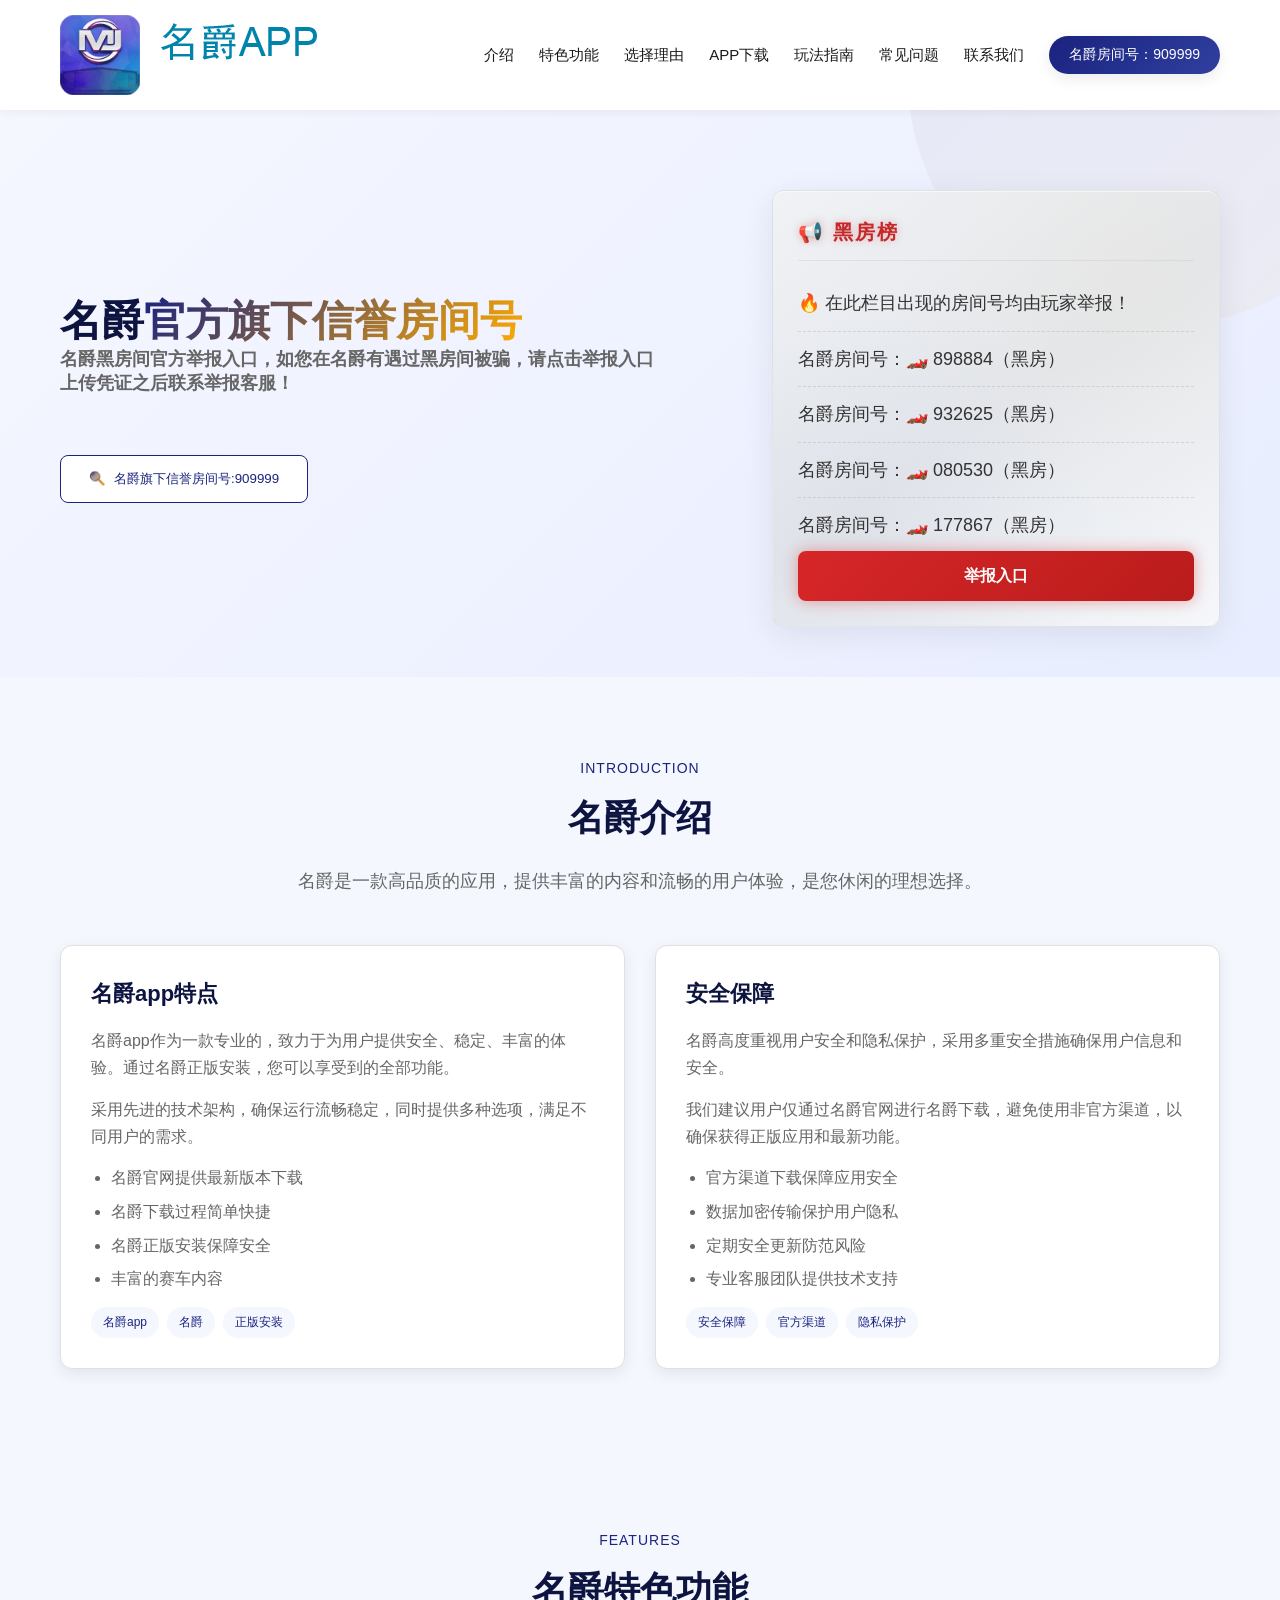
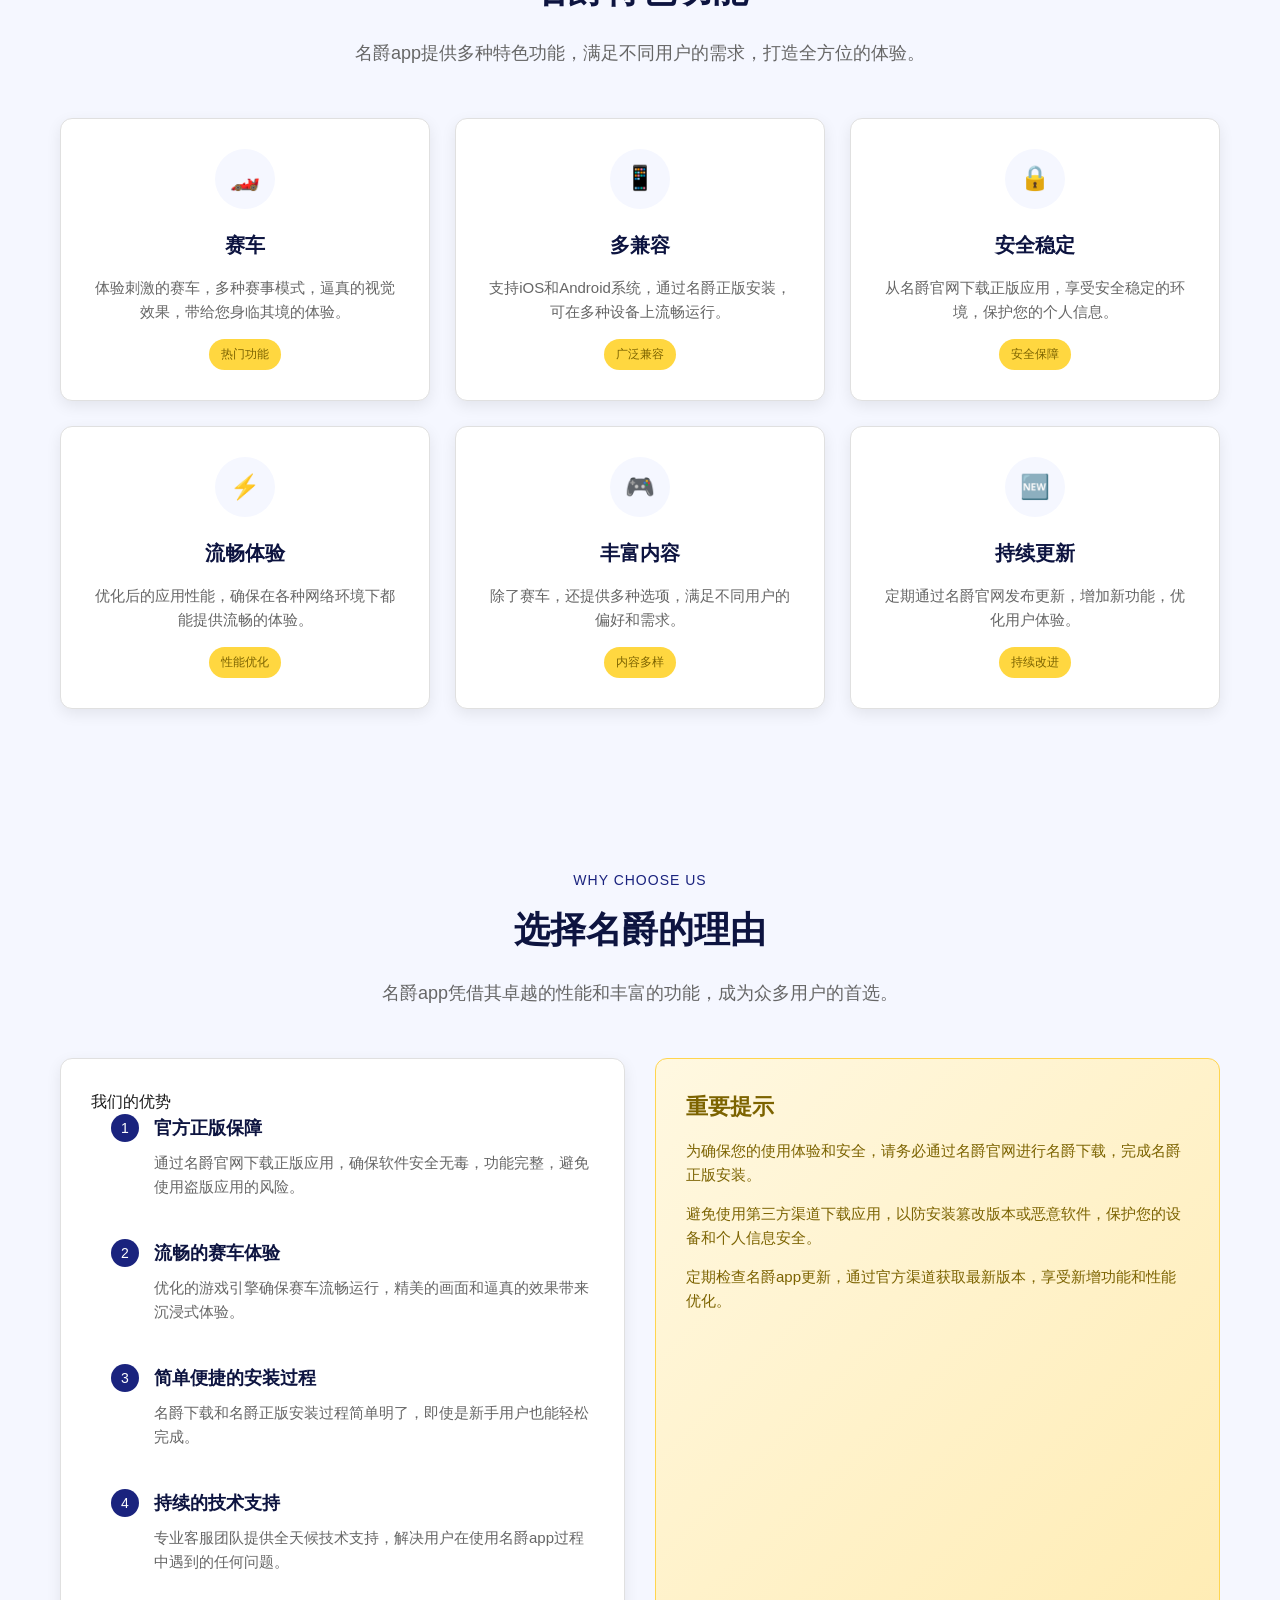
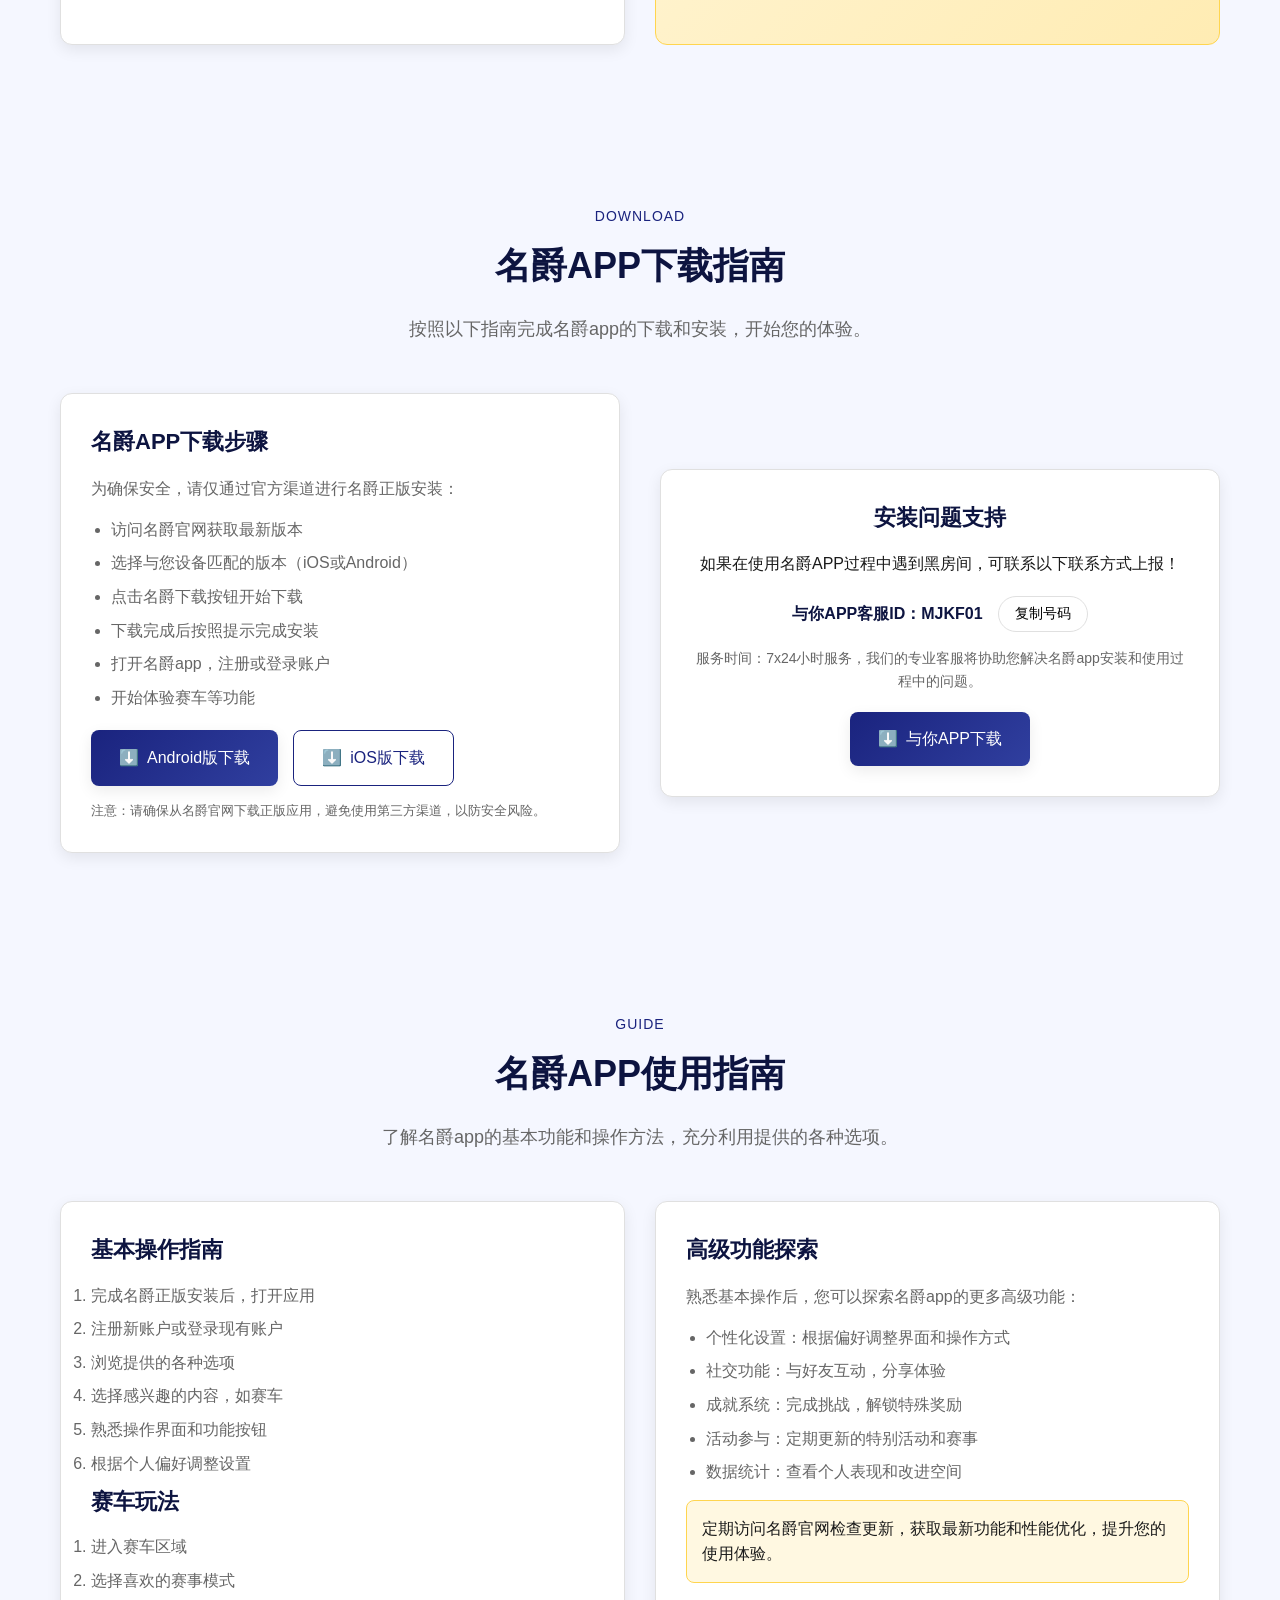
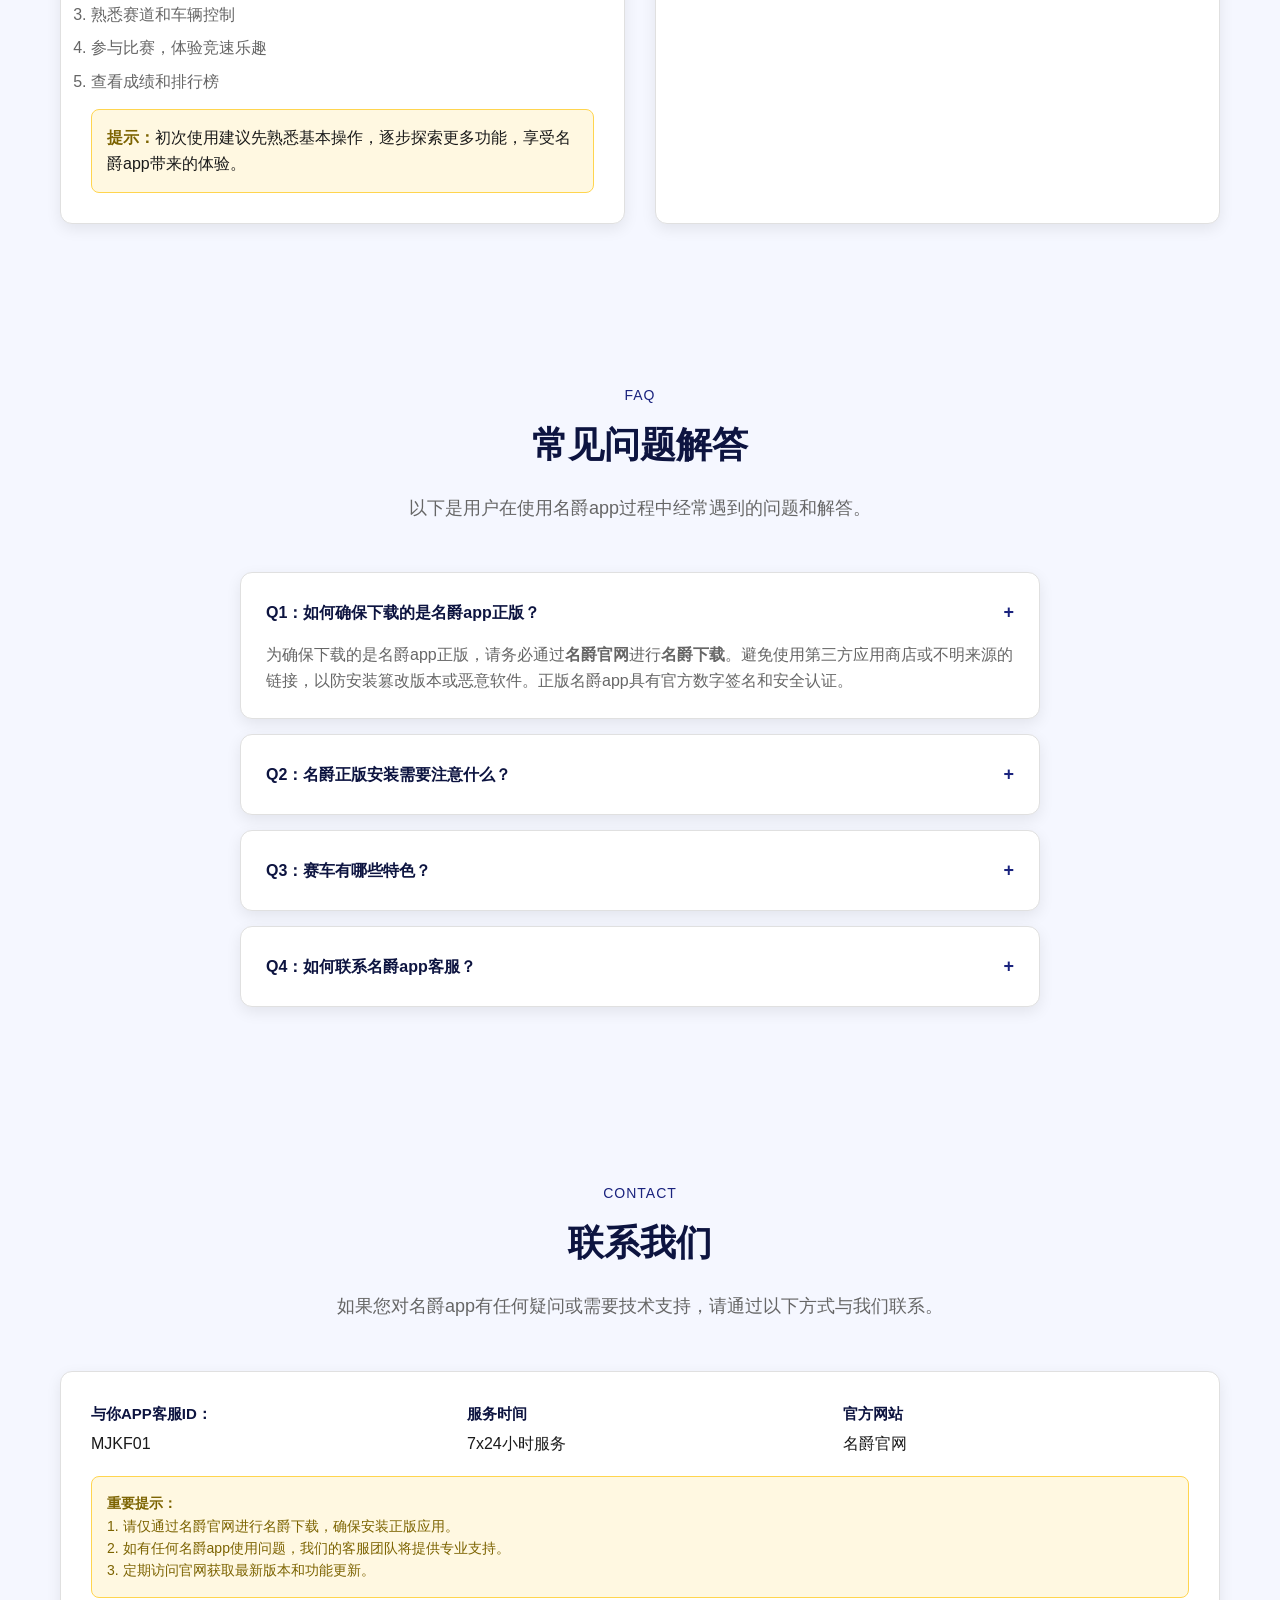
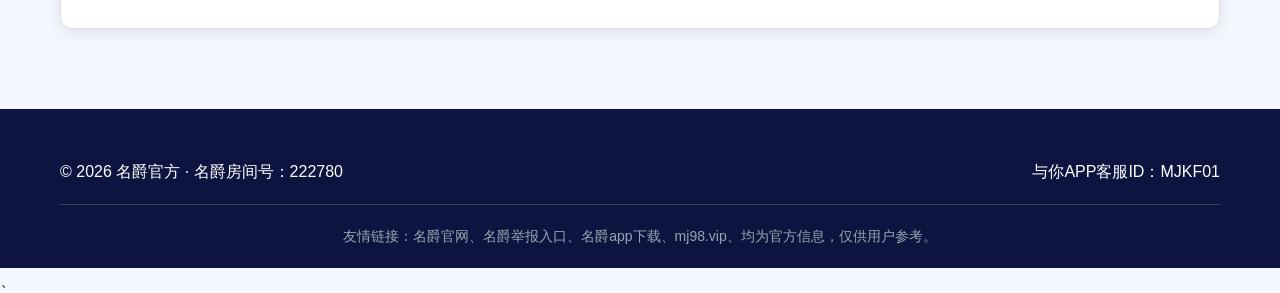
<file: index.html>
<!DOCTYPE html>
<html lang="zh-CN">
<head>
<meta charset="UTF-8">
<title>名爵官方黑房举报</title>
<meta name="viewport" content="width=device-width, initial-scale=1.0">
<meta name="description" content="友情链接：https://www.mj98.app/ 名爵官网 名爵房间号 体验高品质的赛车。访问名爵官网获取最新版本，享受安全稳定的游戏体验。  ">
<meta name="keywords" content="友情链接：https://www.mj98.app/ 名爵官网 名爵房间号 体验高品质的赛车。访问名爵官网获取最新版本，享受安全稳定的游戏体验。">
<meta name="robots" content="index, follow">
<meta name="author" content="名爵官方">
<style>
:root {
  --primary: #1a237e;
  --primary-light: #303f9f;
  --primary-dark: #0d1440;
  --accent: #ffab00;
  --accent-light: #ffd740;
  --bg-light: #f5f7ff;
  --bg-card: #ffffff;
  --text-main: #1a1a1a;
  --text-muted: #666;
  --border: #e0e0e0;
  --radius: 12px;
  --shadow: 0 5px 15px rgba(0, 0, 0, 0.08);
  --transition: all 0.3s ease;
}
* { margin: 0; padding: 0; box-sizing: border-box; }
body {
  font-family: 'PingFang SC', 'Microsoft YaHei', sans-serif;
  line-height: 1.6;
  color: var(--text-main);
  background-color: var(--bg-light);
}
a { text-decoration: none; color: inherit; }
.container { max-width: 1200px; margin: 0 auto; padding: 0 20px; }

/* 头部导航 */
header {
  background-color: rgba(255, 255, 255, 0.95);
  backdrop-filter: blur(10px);
  position: sticky;
  top: 0;
  z-index: 100;
  box-shadow: 0 2px 10px rgba(0, 0, 0, 0.05);
}
.nav-container {
  display: flex;
  justify-content: space-between;
  align-items: center;
  position: relative;
  padding: 15px 0;
}
.logo { display: flex; align-items: center; gap: 12px; }
.logo-icon {
  width: 40px; height: 40px; border-radius: 10px;
  background: linear-gradient(135deg, var(--primary), var(--accent));
  display: flex; align-items: center; justify-content: center;
  color: white; font-weight: bold; font-size: 20px;
}
.logo-text h1 { font-size: 20px; color: var(--primary-dark); }
.logo-text p { font-size: 12px; color: var(--text-muted); }
.nav-links { display: flex; gap: 25px; }
.nav-links a {
  font-size: 15px; font-weight: 500; color: var(--text-main);
  transition: var(--transition); position: relative;
}
.nav-links a:hover { color: var(--primary); }
.nav-links a::after {
  content: ''; position: absolute; bottom: -5px; left: 0;
  width: 0; height: 2px; background: var(--primary); transition: var(--transition);
}
.nav-links a:hover::after { width: 100%; }
.nav-cta {
  background: linear-gradient(135deg, var(--primary), var(--primary-light));
  color: white; border: none; padding: 10px 20px;
  border-radius: 20px; font-size: 14px; font-weight: 500;
  cursor: pointer; transition: var(--transition); box-shadow: var(--shadow);
}
.nav-cta:hover {
  transform: translateY(-2px);
  box-shadow: 0 12px 20px rgba(26, 35, 126, 0.3);
}
.mobile-toggle {
  display: none; background: none; border: none;
  font-size: 20px; cursor: pointer; color: var(--text-main);
}
.nav-panel { display: flex; align-items: center; gap: 25px; }

/* 英雄区块 */
.hero {
  padding: 80px 0 50px;
  background: linear-gradient(135deg, #f5f7ff 0%, #e8edff 100%);
  position: relative; overflow: hidden;
}
.hero::before {
  content: ''; position: absolute; top: -50%; right: -10%;
  width: 500px; height: 500px; border-radius: 50%;
  background: linear-gradient(135deg, rgba(26, 35, 126, 0.05) 0%, rgba(255, 171, 0, 0.05) 100%);
  z-index: 0;
}
.hero-container {
  display: grid; grid-template-columns: 1.5fr 1fr;
  gap: 40px; align-items: center; position: relative; z-index: 1;
}
.hero-content h1 {
  font-size: 42px; line-height: 1.3; margin-bottom: 20px; color: var(--primary-dark);
}
.hero-content h1 span {
  background: linear-gradient(135deg, var(--primary), var(--accent));
  -webkit-background-clip: text; background-clip: text; color: transparent;
}
.hero-content p {
  font-size: 18px; color: var(--text-muted); margin-bottom: 30px; max-width: 600px;
}
.hero-keywords { display: flex; flex-wrap: wrap; gap: 10px; margin-bottom: 30px; }
.keyword-tag {
  background: white; border: 1px solid var(--border);
  padding: 8px 16px; border-radius: 20px; font-size: 14px;
  color: var(--text-main); transition: var(--transition);
}
.keyword-tag:hover {
  border-color: var(--primary); color: var(--primary); box-shadow: var(--shadow);
}
.hero-actions { display: flex; gap: 15px; }
.btn-primary {
  background: linear-gradient(135deg, var(--primary), var(--primary-light));
  color: white; border: none; padding: 14px 28px; border-radius: 8px;
  font-weight: 500; cursor: pointer; transition: var(--transition);
  box-shadow: var(--shadow); display: flex; align-items: center; gap: 8px;
}
.btn-primary:hover {
  transform: translateY(-2px);
  box-shadow: 0 12px 20px rgba(26, 35, 126, 0.3);
}
.btn-secondary {
  background: white; color: var(--primary); border: 1px solid var(--primary);
  padding: 14px 28px; border-radius: 8px; font-weight: 500;
  cursor: pointer; transition: var(--transition);
  display: flex; align-items: center; gap: 8px;
}
.btn-secondary:hover { background: var(--primary); color: white; }

/* 公告栏 */
.notice-card {
  background: linear-gradient(145deg, #f0f2f5 0%, #e4e7ec 50%, #f5f7fa 100%);
  border-radius: var(--radius); padding: 25px;
  box-shadow: 0 8px 32px rgba(0, 0, 0, 0.08), inset 0 1px 0 rgba(255,255,255,0.6);
  border: 1px solid rgba(200, 200, 200, 0.3);
  overflow: hidden;
  position: relative;
}
.notice-card::before {
  content: '';
  position: absolute; top: 0; left: 0; right: 0; bottom: 0;
  background: radial-gradient(circle at 20% 80%, rgba(26, 35, 126, 0.03) 0%, transparent 50%),
              radial-gradient(circle at 80% 20%, rgba(255, 171, 0, 0.03) 0%, transparent 50%);
  pointer-events: none;
}
.notice-header {
  display: flex; align-items: center; gap: 8px;
  margin-bottom: 15px; padding-bottom: 12px;
  border-bottom: 1px solid rgba(200, 200, 200, 0.4);
  position: relative; z-index: 1;
}
.notice-title {
  font-size: 20px; font-weight: 700;
  color: #c62828;
  text-shadow: 0 0 8px rgba(198, 40, 40, 0.3);
  letter-spacing: 2px;
}
.notice-body {
  height: 260px; overflow: hidden; position: relative;
}
.notice-scroll {
  animation: scrollUp 15s linear infinite;
  position: relative; z-index: 1;
}
.notice-scroll:hover {
  animation-play-state: paused;
}
.notice-scroll p {
  padding: 12px 0; font-size: 18px; color: #333;
  line-height: 1.7; border-bottom: 1px dashed rgba(150, 150, 150, 0.3);
  font-weight: 500;
}
.notice-scroll p:last-child { border-bottom: none; }
.report-btn {
  display: block;
  width: 100%;
  margin-top: 15px;
  padding: 12px 20px;
  background: linear-gradient(135deg, #dc2626, #b91c1c);
  color: #fff;
  text-align: center;
  border-radius: 8px;
  font-size: 16px;
  font-weight: 600;
  transition: var(--transition);
  box-shadow: 0 0 15px rgba(220, 38, 38, 0.4);
}
.report-btn:hover {
  transform: translateY(-2px);
  box-shadow: 0 0 25px rgba(220, 38, 38, 0.6);
  background: linear-gradient(135deg, #ef4444, #dc2626);
}
@keyframes scrollUp {
  0% { transform: translateY(0); }
  100% { transform: translateY(-50%); }
}

/* 通用区块样式 */
section { padding: 80px 0; }
.section-header { text-align: center; margin-bottom: 50px; }
.section-eyebrow {
  font-size: 14px; color: var(--primary);
  text-transform: uppercase; letter-spacing: 1px; margin-bottom: 10px;
}
h2.section-title { font-size: 36px; color: var(--primary-dark); margin-bottom: 20px; }
.section-subtitle {
  font-size: 18px; color: var(--text-muted); max-width: 700px; margin: 0 auto;
}

/* 内容区块 */
.content-grid { display: grid; grid-template-columns: 1fr 1fr; gap: 30px; }
.card {
  background: white; border-radius: var(--radius); padding: 30px;
  box-shadow: var(--shadow); border: 1px solid var(--border); transition: var(--transition);
}
.card:hover { transform: translateY(-5px); box-shadow: 0 15px 30px rgba(0, 0, 0, 0.1); }
.card h3 { font-size: 22px; color: var(--primary-dark); margin-bottom: 15px; }
.card p { color: var(--text-muted); margin-bottom: 15px; line-height: 1.7; }
.card ul { margin-left: 20px; margin-bottom: 15px; }
.card li { margin-bottom: 8px; color: var(--text-muted); }
.tag-row { display: flex; flex-wrap: wrap; gap: 8px; margin-top: 15px; }
.tag {
  background: var(--bg-light); color: var(--primary);
  padding: 6px 12px; border-radius: 20px; font-size: 12px;
}

/* 特色服务 */
.feature-grid { display: grid; grid-template-columns: repeat(3, 1fr); gap: 25px; }
.feature-item {
  background: white; border-radius: var(--radius); padding: 30px;
  box-shadow: var(--shadow); border: 1px solid var(--border);
  transition: var(--transition); text-align: center;
}
.feature-item:hover {
  transform: translateY(-5px); box-shadow: 0 15px 30px rgba(0, 0, 0, 0.1);
}
.feature-icon {
  width: 60px; height: 60px; border-radius: 50%;
  background: var(--bg-light); display: flex; align-items: center; justify-content: center;
  font-size: 24px; color: var(--primary); margin: 0 auto 20px;
}
.feature-item h3 { font-size: 20px; color: var(--primary-dark); margin-bottom: 15px; }
.feature-item p { color: var(--text-muted); font-size: 15px; margin-bottom: 15px; line-height: 1.6; }
.feature-tag {
  background: var(--accent-light); color: #7c6300;
  padding: 6px 12px; border-radius: 20px; font-size: 12px; display: inline-block;
}

/* 为什么选择我们 */
.why-grid { display: grid; grid-template-columns: 1fr 1fr; gap: 30px; }
.why-list { list-style: none; }
.why-list li { display: flex; gap: 15px; margin-bottom: 25px; }
.why-bullet {
  width: 28px; height: 28px; border-radius: 50%;
  background: var(--primary); color: white;
  display: flex; align-items: center; justify-content: center;
  font-size: 14px; flex-shrink: 0;
}
.why-content h4 { font-size: 18px; color: var(--primary-dark); margin-bottom: 8px; }
.why-content p { color: var(--text-muted); font-size: 15px; line-height: 1.6; }
.highlight-card {
  background: linear-gradient(135deg, #fff8e1, #ffecb3);
  border-radius: var(--radius); padding: 30px; border: 1px solid #ffd54f;
}
.highlight-card h3 { font-size: 22px; color: #7c6300; margin-bottom: 15px; }
.highlight-card p { color: #7c6300; font-size: 15px; line-height: 1.6; margin-bottom: 15px; }

/* APP下载指南 */
.download-layout { display: grid; grid-template-columns: 1fr 1fr; gap: 40px; align-items: center; }
.download-card h3 { font-size: 22px; color: var(--primary-dark); margin-bottom: 15px; }
.download-card p { color: var(--text-muted); margin-bottom: 15px; line-height: 1.7; }
.download-card ul { margin-left: 20px; margin-bottom: 20px; }
.download-card li { color: var(--text-muted); margin-bottom: 8px; }
.download-buttons { display: flex; gap: 15px; margin-bottom: 15px; }
.download-note { font-size: 13px; color: var(--text-muted); }
.qr-box {
  background: white; border-radius: var(--radius); padding: 25px;
  text-align: center; box-shadow: var(--shadow); border: 1px solid var(--border);
}
.qr-placeholder {
  width: 180px; height: 180px; margin: 0 auto 15px; border-radius: 10px;
  background: #f3f4f6; display: flex; align-items: center; justify-content: center;
  font-size: 14px; color: var(--text-muted); border: 1px dashed var(--border);
}

/* 客服支持卡片 */
.service-support-card {
  background: white; border-radius: var(--radius); padding: 30px;
  box-shadow: var(--shadow); text-align: center; margin-top: 20px;
  border: 1px solid var(--border);
}
.service-support-card h3 { font-size: 22px; color: var(--primary-dark); margin-bottom: 15px; }
.service-support-main { margin-bottom: 20px; line-height: 1.6; }
.service-support-row { display: flex; justify-content: center; align-items: center; gap: 15px; margin-bottom: 15px; }
.service-support-id { font-weight: 600; color: var(--primary-dark); }
.btn-chip {
  background: white; border: 1px solid var(--border);
  padding: 8px 16px; border-radius: 20px; font-size: 14px;
  cursor: pointer; transition: var(--transition);
}
.btn-chip:hover { border-color: var(--primary); color: var(--primary); }
.service-support-tip {
  font-size: 14px; color: var(--text-muted); margin-bottom: 20px; line-height: 1.6;
}

/* 玩法规则 */
.rules-layout { display: grid; grid-template-columns: 1fr 1fr; gap: 30px; }
.rules-tip {
  background: #fff8e1; border: 1px solid #ffd54f;
  border-radius: 8px; padding: 15px; margin-top: 15px;
}
.rules-tip strong { color: #7c6300; }

/* FAQ */
.faq-wrapper { max-width: 800px; margin: 0 auto; }
details.faq-item {
  background: white; border-radius: var(--radius); padding: 25px;
  margin-bottom: 15px; box-shadow: var(--shadow); border: 1px solid var(--border);
}
summary {
  font-weight: 600; color: var(--primary-dark); cursor: pointer;
  display: flex; justify-content: space-between; align-items: center;
}
summary::-webkit-details-marker { display: none; }
.faq-icon { font-size: 18px; color: var(--primary); }
.faq-body { margin-top: 15px; color: var(--text-muted); line-height: 1.6; }

/* 联系方式 */
.contact-card {
  background: white; border-radius: var(--radius); padding: 30px;
  box-shadow: var(--shadow); border: 1px solid var(--border);
}
.contact-row { display: flex; gap: 30px; margin-bottom: 20px; }
.contact-item { flex: 1; }
.contact-label { font-size: 15px; color: var(--primary-dark); font-weight: 600; margin-bottom: 5px; }
.contact-note {
  background: #fff8e1; border: 1px solid #ffd54f;
  border-radius: 8px; padding: 15px; color: #7c6300;
  font-size: 14px; line-height: 1.6;
}

/* 页脚 */
footer {
  background: var(--primary-dark); color: white;
  padding: 50px 0 20px;
}
.footer-row { display: flex; justify-content: space-between; align-items: center; margin-bottom: 20px; }
.footer-links { display: flex; gap: 20px; }
.footer-links a { color: #d1d5db; transition: var(--transition); }
.footer-links a:hover { color: white; }
.footer-bottom {
  text-align: center; padding-top: 20px;
  border-top: 1px solid #374151; color: #9ca3af; font-size: 14px;
}

/* 回到顶部按钮 */
.back-to-top {
  position: fixed; bottom: 30px; right: 30px;
  width: 50px; height: 50px; border-radius: 50%;
  background: var(--primary); color: white;
  display: flex; align-items: center; justify-content: center;
  cursor: pointer; opacity: 0; visibility: hidden;
  transition: var(--transition); box-shadow: var(--shadow); z-index: 99;
}
.back-to-top.show { opacity: 1; visibility: visible; }

/* 响应式设计 */
@media (max-width: 1024px) {
  .feature-grid { grid-template-columns: repeat(2, 1fr); }
}
@media (max-width: 768px) {
  .nav-links, .nav-cta { display: none; }
  .mobile-toggle { display: block; }
  .nav-panel { display: none; }
  .nav-panel.open {
    display: block; position: absolute; top: 100%; left: 0; right: 0;
    background: #ffffff; padding: 20px;
    box-shadow: 0 10px 20px rgba(0, 0, 0, 0.1);
    border: 1px solid var(--border);
    border-radius: 0 0 var(--radius) var(--radius);
  }
  .nav-panel.open .nav-links { display: flex; flex-direction: column; gap: 15px; }
  .nav-panel.open .nav-cta { display: block; width: 100%; margin-top: 12px; }
  .hero-container { grid-template-columns: 1fr; }
  .content-grid, .why-grid, .download-layout, .rules-layout { grid-template-columns: 1fr; }
  .feature-grid { grid-template-columns: 1fr; }
  .contact-row { flex-direction: column; gap: 15px; }
  .hero-content h1 { font-size: 32px; }
  h2.section-title { font-size: 28px; }
  .info-grid { grid-template-columns: 1fr; }
  .download-buttons { flex-direction: column; }
  .hero-actions { flex-direction: column; }
  .hero-actions .btn-primary, .hero-actions .btn-secondary { width: 100%; justify-content: center; }
  .service-support-row { flex-direction: column; }
  .footer-row { flex-direction: column; gap: 15px; text-align: center; }
  .footer-links { justify-content: center; }
  section { padding: 60px 0; }
}
</style>
</head>
<body>

<!-- 头部导航 -->
<header>
  <div class="container">
    <div class="nav-container">
      <div class="logo">
        
<img src="./1/img/logo.png" alt="logo">
      </div>
      <div id="navPanel" class="nav-panel">
        <div class="nav-links">
          <a href="#intro">介绍</a>
          <a href="#services">特色功能</a>
          <a href="#why-us">选择理由</a>
          <a href="#download">APP下载</a>
          <a href="#rules">玩法指南</a>
          <a href="#faq">常见问题</a>
          <a href="#contact">联系我们</a>
        </div>
       <a href="./1/index.html" target="_blank"> <button class="nav-cta">名爵房间号：909999</button></a>
      </div>
      <button class="mobile-toggle" aria-expanded="false" aria-controls="navPanel">☰</button>
    </div>
  </div>
</header>

<!-- 英雄区块 + 信息速览 -->
<section class="hero" id="top">
  <div class="container">
    <div class="hero-container">
      <div class="hero-content">
        <h1>名爵<span>官方旗下信誉房间号</span>
        <p>名爵黑房间官方举报入口，如您在名爵有遇过黑房间被骗，请点击举报入口上传凭证之后联系举报客服！ </p>
        <div class="hero-keywords">


        </div>
<div class="hero-actions">

<a href="./1/index.html" target="_blank">
    <button class="btn-secondary">
        <span>🔍</span> 名爵旗下信誉房间号:909999
    </button>
</a>
        </div>
      </div>
      <div class="notice-card">
        <div class="notice-header">
          <div class="notice-title">📢 黑房榜</div>
        </div>
        <div class="notice-body">
          <div class="notice-scroll" id="noticeScroll">
            <p>🔥 在此栏目出现的房间号均由玩家举报！</p>
            <p>名爵房间号：🏎️ 898884（黑房）</p>
            <p>名爵房间号：🏎️ 932625（黑房）</p>
<p>名爵房间号：🏎️ 080530（黑房）</p>
<p>名爵房间号：🏎️ 177867（黑房）</p>
<p>名爵房间号：🏎️ 100000（黑房）</p>
<p>名爵房间号：🏎️ 307718（黑房）</p>
<p>名爵房间号：🏎️ 810909（黑房）</p>
<p>名爵房间号：🏎️ 481999（黑房）</p>
<p>名爵房间号：🏎️ 860729（黑房）</p>
<p>名爵房间号：🏎️ 128146（黑房）</p>
<p>名爵房间号：🏎️ 050996（黑房）</p>
            <p>⭐ 守护自己的钱包，请勿到黑房中娱乐。</p>
          </div>
        </div>
        <a href="https://vdh6qunb.jsjform.com/f/J7UG7e/" target="_blank" class="report-btn">举报入口</a>
      </div>
    </div>
  </div>
</section>

<!-- 内容区：介绍 -->
<section id="intro">
  <div class="container">
    <div class="section-header">
      <div class="section-eyebrow">INTRODUCTION</div>
      <h2 class="section-title">名爵介绍</h2>
      <p class="section-subtitle">名爵是一款高品质的应用，提供丰富的内容和流畅的用户体验，是您休闲的理想选择。</p>
    </div>
    <div class="content-grid">
      <article class="card">
        <h3>名爵app特点</h3>
        <p>名爵app作为一款专业的，致力于为用户提供安全、稳定、丰富的体验。通过名爵正版安装，您可以享受到的全部功能。</p>
        <p>采用先进的技术架构，确保运行流畅稳定，同时提供多种选项，满足不同用户的需求。</p>
        <ul>
          <li>名爵官网提供最新版本下载</li>
          <li>名爵下载过程简单快捷</li>
          <li>名爵正版安装保障安全</li>
          <li>丰富的赛车内容</li>
        </ul>
        <div class="tag-row">
          <span class="tag">名爵app</span>
          <span class="tag">名爵</span>
          <span class="tag">正版安装</span>
        </div>
      </article>
      <article class="card">
        <h3>安全保障</h3>
        <p>名爵高度重视用户安全和隐私保护，采用多重安全措施确保用户信息和安全。</p>
        <p>我们建议用户仅通过名爵官网进行名爵下载，避免使用非官方渠道，以确保获得正版应用和最新功能。</p>
        <ul>
          <li>官方渠道下载保障应用安全</li>
          <li>数据加密传输保护用户隐私</li>
          <li>定期安全更新防范风险</li>
          <li>专业客服团队提供技术支持</li>
        </ul>
        <div class="tag-row">
          <span class="tag">安全保障</span>
          <span class="tag">官方渠道</span>
          <span class="tag">隐私保护</span>
        </div>
      </article>
    </div>
  </div>
</section>

<!-- 特色服务区块 -->
<section id="services">
  <div class="container">
    <div class="section-header">
      <div class="section-eyebrow">FEATURES</div>
      <h2 class="section-title">名爵特色功能</h2>
      <p class="section-subtitle">名爵app提供多种特色功能，满足不同用户的需求，打造全方位的体验。</p>
    </div>
    <div class="feature-grid">
      <div class="feature-item">
        <div class="feature-icon">🏎️</div>
        <h3>赛车</h3>
        <p>体验刺激的赛车，多种赛事模式，逼真的视觉效果，带给您身临其境的体验。</p>
        <span class="feature-tag">热门功能</span>
      </div>
      <div class="feature-item">
        <div class="feature-icon">📱</div>
        <h3>多兼容</h3>
        <p>支持iOS和Android系统，通过名爵正版安装，可在多种设备上流畅运行。</p>
        <span class="feature-tag">广泛兼容</span>
      </div>
      <div class="feature-item">
        <div class="feature-icon">🔒</div>
        <h3>安全稳定</h3>
        <p>从名爵官网下载正版应用，享受安全稳定的环境，保护您的个人信息。</p>
        <span class="feature-tag">安全保障</span>
      </div>
      <div class="feature-item">
        <div class="feature-icon">⚡</div>
        <h3>流畅体验</h3>
        <p>优化后的应用性能，确保在各种网络环境下都能提供流畅的体验。</p>
        <span class="feature-tag">性能优化</span>
      </div>
      <div class="feature-item">
        <div class="feature-icon">🎮</div>
        <h3>丰富内容</h3>
        <p>除了赛车，还提供多种选项，满足不同用户的偏好和需求。</p>
        <span class="feature-tag">内容多样</span>
      </div>
      <div class="feature-item">
        <div class="feature-icon">🆕</div>
        <h3>持续更新</h3>
        <p>定期通过名爵官网发布更新，增加新功能，优化用户体验。</p>
        <span class="feature-tag">持续改进</span>
      </div>
    </div>
  </div>
</section>

<!-- 为什么选择我们 -->
<section id="why-us">
  <div class="container">
    <div class="section-header">
      <div class="section-eyebrow">WHY CHOOSE US</div>
      <h2 class="section-title">选择名爵的理由</h2>
      <p class="section-subtitle">名爵app凭借其卓越的性能和丰富的功能，成为众多用户的首选。</p>
    </div>
    <div class="why-grid">
      <div class="card">
        <div class="why-card-title">我们的优势</div>
        <ul class="why-list">
          <li>
            <div class="why-bullet">1</div>
            <div class="why-content">
              <h4>官方正版保障</h4>
              <p>通过名爵官网下载正版应用，确保软件安全无毒，功能完整，避免使用盗版应用的风险。</p>
            </div>
          </li>
          <li>
            <div class="why-bullet">2</div>
            <div class="why-content">
              <h4>流畅的赛车体验</h4>
              <p>优化的游戏引擎确保赛车流畅运行，精美的画面和逼真的效果带来沉浸式体验。</p>
            </div>
          </li>
          <li>
            <div class="why-bullet">3</div>
            <div class="why-content">
              <h4>简单便捷的安装过程</h4>
              <p>名爵下载和名爵正版安装过程简单明了，即使是新手用户也能轻松完成。</p>
            </div>
          </li>
          <li>
            <div class="why-bullet">4</div>
            <div class="why-content">
              <h4>持续的技术支持</h4>
              <p>专业客服团队提供全天候技术支持，解决用户在使用名爵app过程中遇到的任何问题。</p>
            </div>
          </li>
        </ul>
      </div>
      <div class="highlight-card">
        <h3>重要提示</h3>
        <p>为确保您的使用体验和安全，请务必通过名爵官网进行名爵下载，完成名爵正版安装。</p>
        <p>避免使用第三方渠道下载应用，以防安装篡改版本或恶意软件，保护您的设备和个人信息安全。</p>
        <p>定期检查名爵app更新，通过官方渠道获取最新版本，享受新增功能和性能优化。</p>
      </div>
    </div>
  </div>
</section>

<!-- APP 下载指南 -->
<section id="download">
  <div class="container">
    <div class="section-header">
      <div class="section-eyebrow">DOWNLOAD</div>
      <h2 class="section-title">名爵APP下载指南</h2>
      <p class="section-subtitle">按照以下指南完成名爵app的下载和安装，开始您的体验。</p>
    </div>
    <div class="download-layout">
      <div class="card download-card">
        <h3>名爵APP下载步骤</h3>
        <p>为确保安全，请仅通过官方渠道进行名爵正版安装：</p>
        <ul>
          <li>访问名爵官网获取最新版本</li>
          <li>选择与您设备匹配的版本（iOS或Android）</li>
          <li>点击名爵下载按钮开始下载</li>
          <li>下载完成后按照提示完成安装</li>
          <li>打开名爵app，注册或登录账户</li>
          <li>开始体验赛车等功能</li>
        </ul>
        <div class="download-buttons">
          <a class="btn-primary" href="./1/index.html" target="_blank" rel="noopener noreferrer">
            <span>⬇️</span> Android版下载
          </a>
          <a class="btn-secondary" href="./1/index.html" target="_blank" rel="noopener noreferrer">
            <span>⬇️</span> iOS版下载
          </a>
        </div>
        <div class="download-note">注意：请确保从名爵官网下载正版应用，避免使用第三方渠道，以防安全风险。</div>
      </div>
      <div>
        <div class="service-support-card">
          <h3>安装问题支持</h3>
          <p class="service-support-main">如果在使用名爵APP过程中遇到黑房间，可联系以下联系方式上报！</p>
          <div class="service-support-row">
            <span class="service-support-id">与你APP客服ID：<span id="customerId">MJKF01</span></span>
            <button id="copyCustomerId" class="btn-chip">复制号码</button>
          </div>
          <p class="service-support-tip">服务时间：7x24小时服务，我们的专业客服将协助您解决名爵app安装和使用过程中的问题。</p>
          <div style="display:flex;justify-content:center;">
            <a class="btn-primary" href="https://www.yuni.com.cn/index.html" target="_blank" rel="noopener noreferrer"><span>⬇️</span> 与你APP下载</a>
          </div>
        </div>
      </div>
    </div>
  </div>
</section>

<!-- 玩法指南 -->
<section id="rules">
  <div class="container">
    <div class="section-header">
      <div class="section-eyebrow">GUIDE</div>
      <h2 class="section-title">名爵APP使用指南</h2>
      <p class="section-subtitle">了解名爵app的基本功能和操作方法，充分利用提供的各种选项。</p>
    </div>
    <div class="rules-layout">
      <article class="card">
        <h3>基本操作指南</h3>
        <ol>
          <li>完成名爵正版安装后，打开应用</li>
          <li>注册新账户或登录现有账户</li>
          <li>浏览提供的各种选项</li>
          <li>选择感兴趣的内容，如赛车</li>
          <li>熟悉操作界面和功能按钮</li>
          <li>根据个人偏好调整设置</li>
        </ol>
        <h3>赛车玩法</h3>
        <ol>
          <li>进入赛车区域</li>
          <li>选择喜欢的赛事模式</li>
          <li>熟悉赛道和车辆控制</li>
          <li>参与比赛，体验竞速乐趣</li>
          <li>查看成绩和排行榜</li>
        </ol>
        <div class="rules-tip">
          <strong>提示：</strong>初次使用建议先熟悉基本操作，逐步探索更多功能，享受名爵app带来的体验。
        </div>
      </article>
      <article class="card">
        <h3>高级功能探索</h3>
        <p>熟悉基本操作后，您可以探索名爵app的更多高级功能：</p>
        <ul>
          <li>个性化设置：根据偏好调整界面和操作方式</li>
          <li>社交功能：与好友互动，分享体验</li>
          <li>成就系统：完成挑战，解锁特殊奖励</li>
          <li>活动参与：定期更新的特别活动和赛事</li>
          <li>数据统计：查看个人表现和改进空间</li>
        </ul>
        <div class="rules-tip">
          定期访问名爵官网检查更新，获取最新功能和性能优化，提升您的使用体验。
        </div>
      </article>
    </div>
  </div>
</section>

<!-- FAQ -->
<section id="faq">
  <div class="container">
    <div class="section-header">
      <div class="section-eyebrow">FAQ</div>
      <h2 class="section-title">常见问题解答</h2>
      <p class="section-subtitle">以下是用户在使用名爵app过程中经常遇到的问题和解答。</p>
    </div>
    <div class="faq-wrapper">
      <details class="faq-item" open>
        <summary>
          <span>Q1：如何确保下载的是名爵app正版？</span>
          <span class="faq-icon">+</span>
        </summary>
        <div class="faq-body">
          为确保下载的是名爵app正版，请务必通过<strong>名爵官网</strong>进行<strong>名爵下载</strong>。避免使用第三方应用商店或不明来源的链接，以防安装篡改版本或恶意软件。正版名爵app具有官方数字签名和安全认证。
        </div>
      </details>
      <details class="faq-item">
        <summary>
          <span>Q2：名爵正版安装需要注意什么？</span>
          <span class="faq-icon">+</span>
        </summary>
        <div class="faq-body">
          进行<strong>名爵正版安装</strong>时，请注意：<br>
          1. 确保设备有足够的存储空间<br>
          2. 允许安装来自官方来源的应用（Android设备需开启"允许安装未知来源"）<br>
          3. 仔细阅读安装过程中的权限请求<br>
          4. 安装完成后，建议重启设备以确保应用正常运行
        </div>
      </details>
      <details class="faq-item">
        <summary>
          <span>Q3：赛车有哪些特色？</span>
          <span class="faq-icon">+</span>
        </summary>
        <div class="faq-body">
          <strong>赛车</strong>作为名爵app的特色功能，具有以下特点：<br>
          - 多种赛车模式和赛道选择<br>
          - 逼真的物理引擎和视觉效果<br>
          - 丰富的车辆定制选项<br>
          - 在线多人竞技功能<br>
          - 定期更新的赛事和活动
        </div>
      </details>
      <details class="faq-item">
        <summary>
          <span>Q4：如何联系名爵app客服？</span>
          <span class="faq-icon">+</span>
        </summary>
        <div class="faq-body">
          如果您在使用名爵app过程中遇到问题，可以通过以下方式联系客服：<br>
          1. 应用内帮助中心提交问题<br>
          2. 联系【与你APP】客服：MJKF01<br>
          3. 发送邮件至官方支持邮箱<br>
          4. 访问名爵官网的客服专区<br><br>
          客服团队将为您提供专业的技术支持和问题解答。
        </div>
      </details>
    </div>
  </div>
</section>

<!-- 联系方式 -->
<section id="contact">
  <div class="container">
    <div class="section-header">
      <div class="section-eyebrow">CONTACT</div>
      <h2 class="section-title">联系我们</h2>
      <p class="section-subtitle">如果您对名爵app有任何疑问或需要技术支持，请通过以下方式与我们联系。</p>
    </div>
    <div class="contact-card">
      <div class="contact-row">
        <div class="contact-item">
          <div class="contact-label">与你APP客服ID：</div>
          <div>MJKF01</div>
        </div>
        <div class="contact-item">
          <div class="contact-label">服务时间</div>
          <div>7x24小时服务</div>
        </div>
        <div class="contact-item">
          <div class="contact-label">官方网站</div>
          <div>名爵官网</div>
        </div>
      </div>
      <div class="contact-note">
        <strong>重要提示：</strong><br>
        1. 请仅通过名爵官网进行名爵下载，确保安装正版应用。<br>
        2. 如有任何名爵app使用问题，我们的客服团队将提供专业支持。<br>
        3. 定期访问官网获取最新版本和功能更新。
      </div>
    </div>
  </div>
</section>

<!-- 页脚 -->
<footer>
  <div class="container">
    <div class="footer-row">
      <div>© <span id="year"></span> 名爵官方 · 名爵房间号：222780</div>
      <div class="footer-links">
        与你APP客服ID：MJKF01
      </div>
    </div>
    <div class="footer-bottom">
      友情链接：<a href="https://www.mj98.app/" target="_blank">名爵官网</a>、<a href="https://vdh6qunb.jsjform.com/f/J7UG7e/" target="_blank">名爵举报入口</a>、<a href="https://www.mj98.app/" target="_blank">名爵app下载</a>、<a href="https://www.mj98.app/" target="_blank">mj98.vip</a>、均为官方信息，仅供用户参考。
    </div>
  </div>
</footer>

<!-- 回到顶部按钮 -->
<div id="backToTop" class="back-to-top">↑</div>

<script>
const mobileToggle = document.querySelector('.mobile-toggle');
const navPanel = document.getElementById('navPanel');
mobileToggle.addEventListener('click', function() {
  const isOpen = navPanel.classList.toggle('open');
  mobileToggle.setAttribute('aria-expanded', isOpen ? 'true' : 'false');
});
document.addEventListener('click', function(e) {
  if (window.innerWidth <= 768 && navPanel.classList.contains('open')) {
    if (!navPanel.contains(e.target) && !mobileToggle.contains(e.target)) {
      navPanel.classList.remove('open');
      mobileToggle.setAttribute('aria-expanded', 'false');
    }
  }
});
window.addEventListener('resize', function() {
  if (window.innerWidth > 768 && navPanel.classList.contains('open')) {
    navPanel.classList.remove('open');
    mobileToggle.setAttribute('aria-expanded', 'false');
  }
});

// 页脚年份
document.getElementById('year').textContent = new Date().getFullYear();

// 回到顶部按钮
const backToTop = document.getElementById('backToTop');
window.addEventListener('scroll', function() {
  if (window.pageYOffset > 300) { backToTop.classList.add('show'); }
  else { backToTop.classList.remove('show'); }
});
backToTop.addEventListener('click', function() {
  window.scrollTo({ top: 0, behavior: 'smooth' });
});

// 复制客服号码
document.getElementById('copyCustomerId').addEventListener('click', function() {
  const customerId = document.getElementById('customerId').textContent;
  const textArea = document.createElement('textarea');
  textArea.value = customerId;
  document.body.appendChild(textArea);
  textArea.select();
  document.execCommand('copy');
  document.body.removeChild(textArea);
  const originalText = this.textContent;
  this.textContent = '已复制';
  setTimeout(() => { this.textContent = originalText; }, 2000);
});

// 平滑滚动
document.querySelectorAll('a[href^="#"]').forEach(anchor => {
  anchor.addEventListener('click', function(e) {
    e.preventDefault();
    const targetId = this.getAttribute('href');
    if (targetId === '#') return;
    const targetElement = document.querySelector(targetId);
    if (targetElement) {
      window.scrollTo({ top: targetElement.offsetTop - 80, behavior: 'smooth' });
      if (window.innerWidth <= 768) {
        navPanel.classList.remove('open');
        mobileToggle.setAttribute('aria-expanded', 'false');
      }
    }
  });
});

// 按钮点击效果
document.querySelectorAll('.btn-primary, .btn-secondary').forEach(button => {
  button.addEventListener('click', function() {
    this.style.transform = 'scale(0.95)';
    setTimeout(() => { this.style.transform = ''; }, 150);
  });
});

// 复制房间号
function copyRoomNum() {
  const roomNum = '909999';
  const textArea = document.createElement('textarea');
  textArea.value = roomNum;
  document.body.appendChild(textArea);
  textArea.select();
  document.execCommand('copy');
  document.body.removeChild(textArea);
  const btn = document.getElementById('roomBtn');
  const originalHTML = btn.innerHTML;
  btn.innerHTML = '<span>✅</span> 已复制';
  setTimeout(() => { btn.innerHTML = originalHTML; }, 2000);
}
</script>

   

    <!-- 右下角客服链接 -->
、
</body>
</html>
</file>
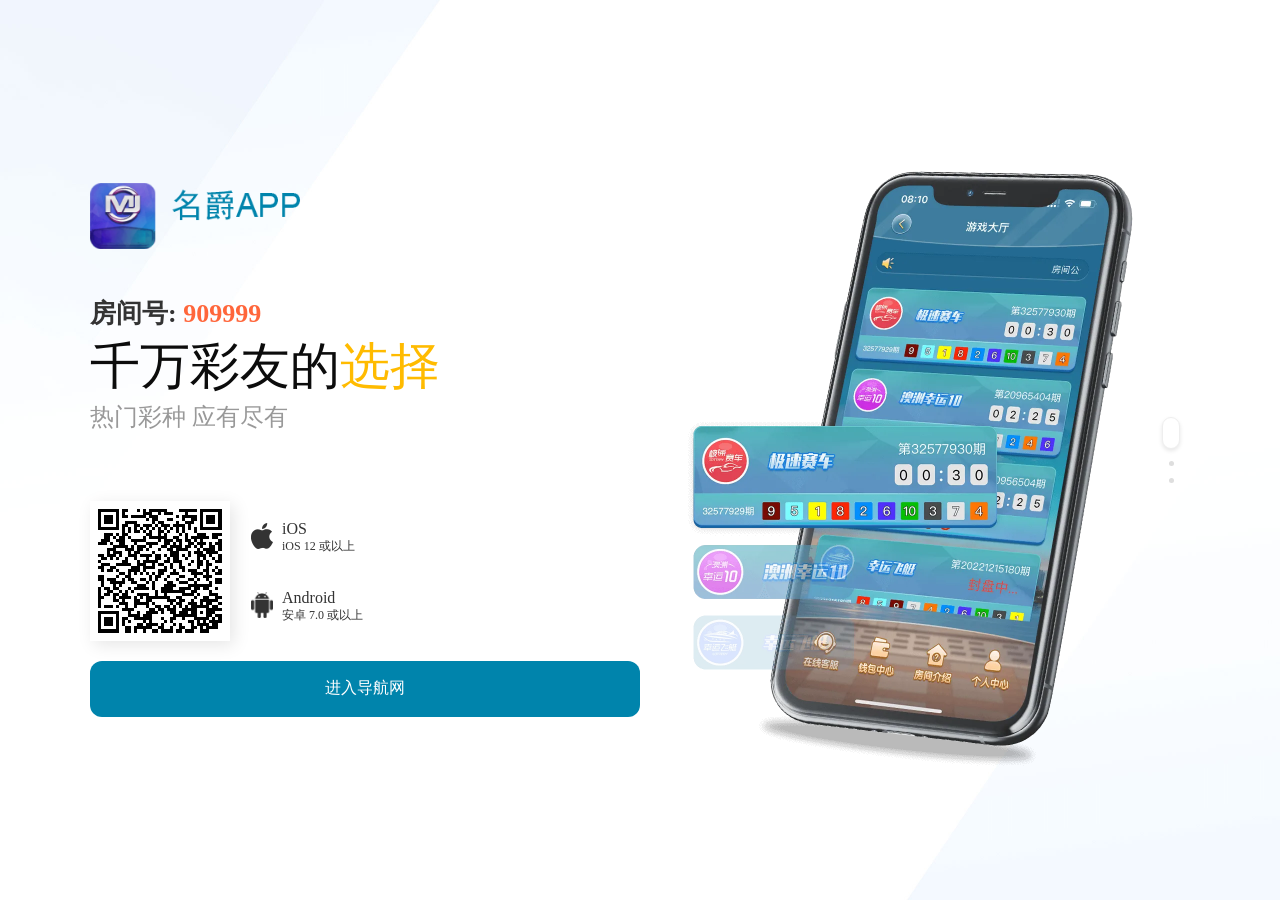
<file: 1/index.html>
<!DOCTYPE html>
<html lang="en">

<head>
    <meta charset="utf-8" />
    <title>名爵应用下载</title>
    <!-- css -->
    <link rel="stylesheet" href="./css/swiper-bundle.min.css" />
    <link rel="stylesheet" href="./css/pc.css?v=20231117164802" />
    <meta name="viewport" content="width=device-width, initial-scale=1, minimum-scale=1, maximum-scale=1" />
    <link type="image/x-icon" href="./img/icon.png?v=20231117164802" rel="icon" />
    <link rel="shortcut icon" sizes="192x192" href="./img/icon.png?v=20231117164802" />
    <link rel="apple-touch-icon" sizes="128x128" href="./img/icon.png?v=20231117164802" />
    <script src="./js/loading-component.js"></script>
    <style type="text/css">
        .loading-box {
            position: fixed;
            width: 100%;
            height: 100%;
            display: -webkit-box;
            display: -webkit-flex;
            display: -ms-flexbox;
            display: flex;
            background-color: #fff;
            -webkit-box-align: center;
            -webkit-align-items: center;
            -ms-flex-align: center;
            align-items: center;
            -webkit-box-pack: center;
            -webkit-justify-content: center;
            -ms-flex-pack: center;
            justify-content: center;
            z-index: 9999999;
        }

        .room-number {
            font-size: 26px;
            font-weight: bold;
            color: #333;
        }

        .hjh {
            color: #ff663b;
        }
    </style>
    <!-- js -->
    <script type="text/javascript">
        // 判断pc h5
        var isPhone = window.navigator.userAgent.match(/(phone|pad|pod|iPhone|iPod|ios|iPad|Android|Mobile|BlackBerry|IEMobile|MQQBrowser|JUC|Fennec|wOSBrowser|BrowserNG|WebOS|Symbian|Windows Phone)/i);
        if (window.location.href.indexOf('mobile') !== -1) {
            if (window.innerWidth > 750) {
                window.location.href = "./index.html"
            }
        } else {
            if (window.innerWidth < 750) {
                window.location.href = "./mobile.html"
            }
        }
    </script>
    <script type="text/javascript">
        window["document"]["write"]('<div class="loading-box" id="loading-box"><div id="loading" class="loading_index"></div></div>');
        document.addEventListener('DOMContentLoaded', () => {
            window.LoadingRef = new window.LoadingComponent({
                loading: true,
                size: 180,
                startDeg: 1.5,
                endDeg: 3.5,
                innerLineDash: false,
                counterclockwise: false,
            });
        });
    </script>
</head>

<body>
    <div class="bg">
        <div class="content">
            <div class="center">
                <div class="leftModel">
                    <img class="pclogo" src="img/logo.png" />
                    <div class="room-number">房间号: <span class="hjh">909999</span></div>
                    <span id="text1" class="text1">
							<span>千万彩友的</span><span class="blue">选择</span>
                    </span>
                    <span id="text2" class="text2">热门彩种 应有尽有</span>
                    <div class="codemodel">
                        <div class="qrcode">
                            <div id="img"></div>
                        </div>
                        <div class="downloadApp">
                            <div class="s" style="margin-bottom: 36px;">
                                <img class="icon" src="./img/IOS.png" />
                                <div class="ps">
                                    <p class="p1">iOS</p>
                                    <p class="p2">iOS 12 或以上</p>
                                </div>
                            </div>
                            <div class="s">
                                <img class="icon" src="./img/Android.png" />
                                <div class="ps">
                                    <p class="p1">Android</p>
                                    <p class="p2">安卓 7.0 或以上</p>
                                </div>
                            </div>
                        </div>
                    </div>
                    <a class="openBtn" target="_blank" href="../h5/index.html">进入导航网</a>
                </div>
                <!-- 轮播 -->
                <div class="rightModel">
                    <div class="swiper mySwiper">
                        <div class="swiper-wrapper">
                            <div class="swiper-slide">
                                <img src="img/pc1.webp" />
                            </div>
                            <div class="swiper-slide">
                                <img src="img/pc2.webp" />
                            </div>
                            <div class="swiper-slide">
                                <img src="img/pc3.webp" />
                            </div>
                        </div>
                        <div class="swiper-pagination"></div>
                    </div>
                </div>
            </div>
        </div>
    </div>
    <script src="./js/qrcode.js"></script>
    <script src="./js/jquery-1.11.3.min.js"></script>
    <script src="./js/swiper-bundle.min.js"></script>
    <!-- <script src="./js/fun.js"></script> -->
    <script>
        setTimeout(function() {
            document.querySelector('.content').style.visibility = 'visible';
            document.querySelector('.loading-box').style.display = 'none';
        }, 500)
        // 轮播初始化
        var swiper = new Swiper(".mySwiper", {
            direction: "vertical",
            autoplay: {
                disableOnInteraction: false,
                delay: 3000,
            },
            pagination: {
                el: ".swiper-pagination",
                clickable: true,
            },
            on: {
                slideChangeTransitionEnd: function() {
                    if (this.activeIndex === 0) {
                        document.getElementById("text1").innerHTML = `<span>千万彩友的</span><span class="blue">选择</span>`;
                        document.getElementById("text2").innerHTML = `热门彩种 应有尽有`;
                    } else if (this.activeIndex === 1) {
                        document.getElementById("text1").innerHTML = `<span>互动交流 </span><span class="blue">群组下注</span>`;
                        document.getElementById("text2").innerHTML = `内置键盘 操作简单`;
                    } else if (this.activeIndex === 2) {
                        document.getElementById("text1").innerHTML = `<span class="blue">预测</span><span>计划</span> <span>开奖</span><span class="blue">直播</span>`;
                        document.getElementById("text2").innerHTML = `功能强大 一应俱全`;
                    }
                },
            },
        });

        new QRCode(document.getElementById('img'), {
            text: window.location.href,
            width: 124,
            height: 124,
        });
    </script>

</body>

</html>
</file>
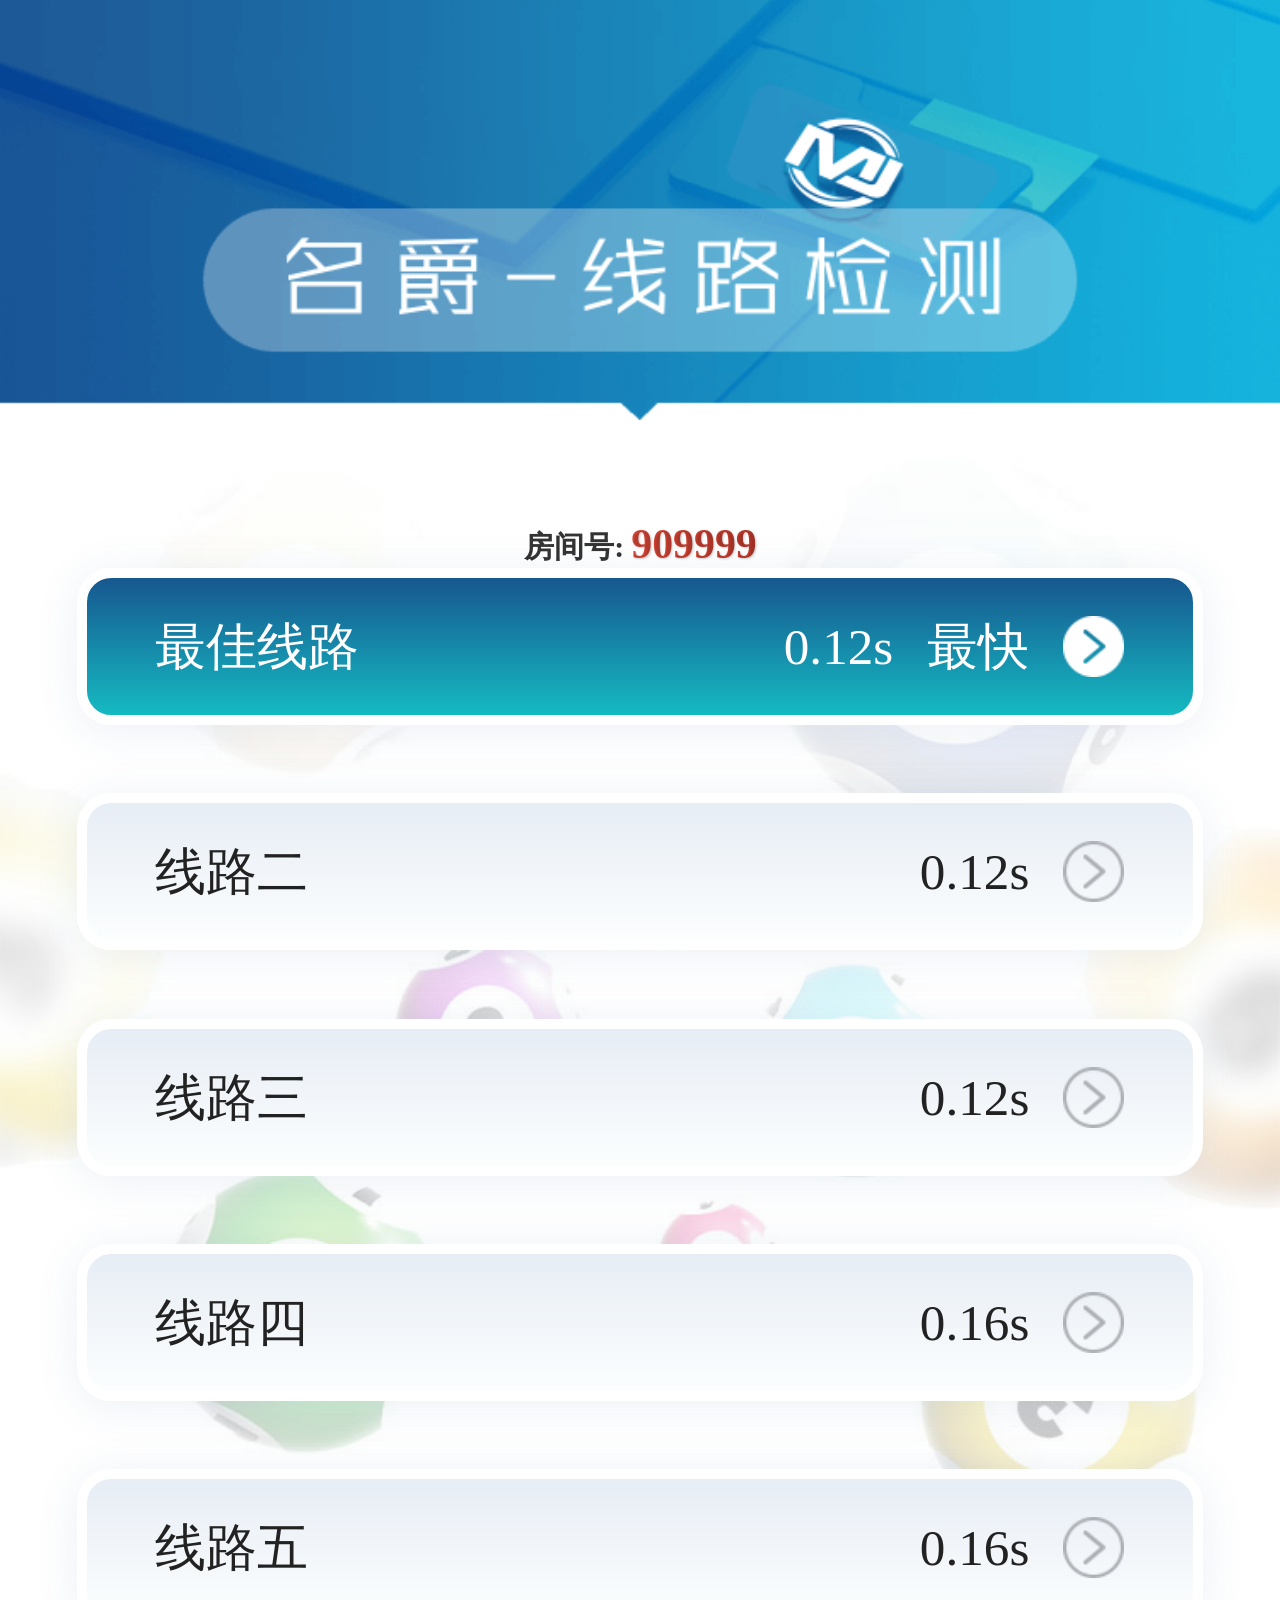
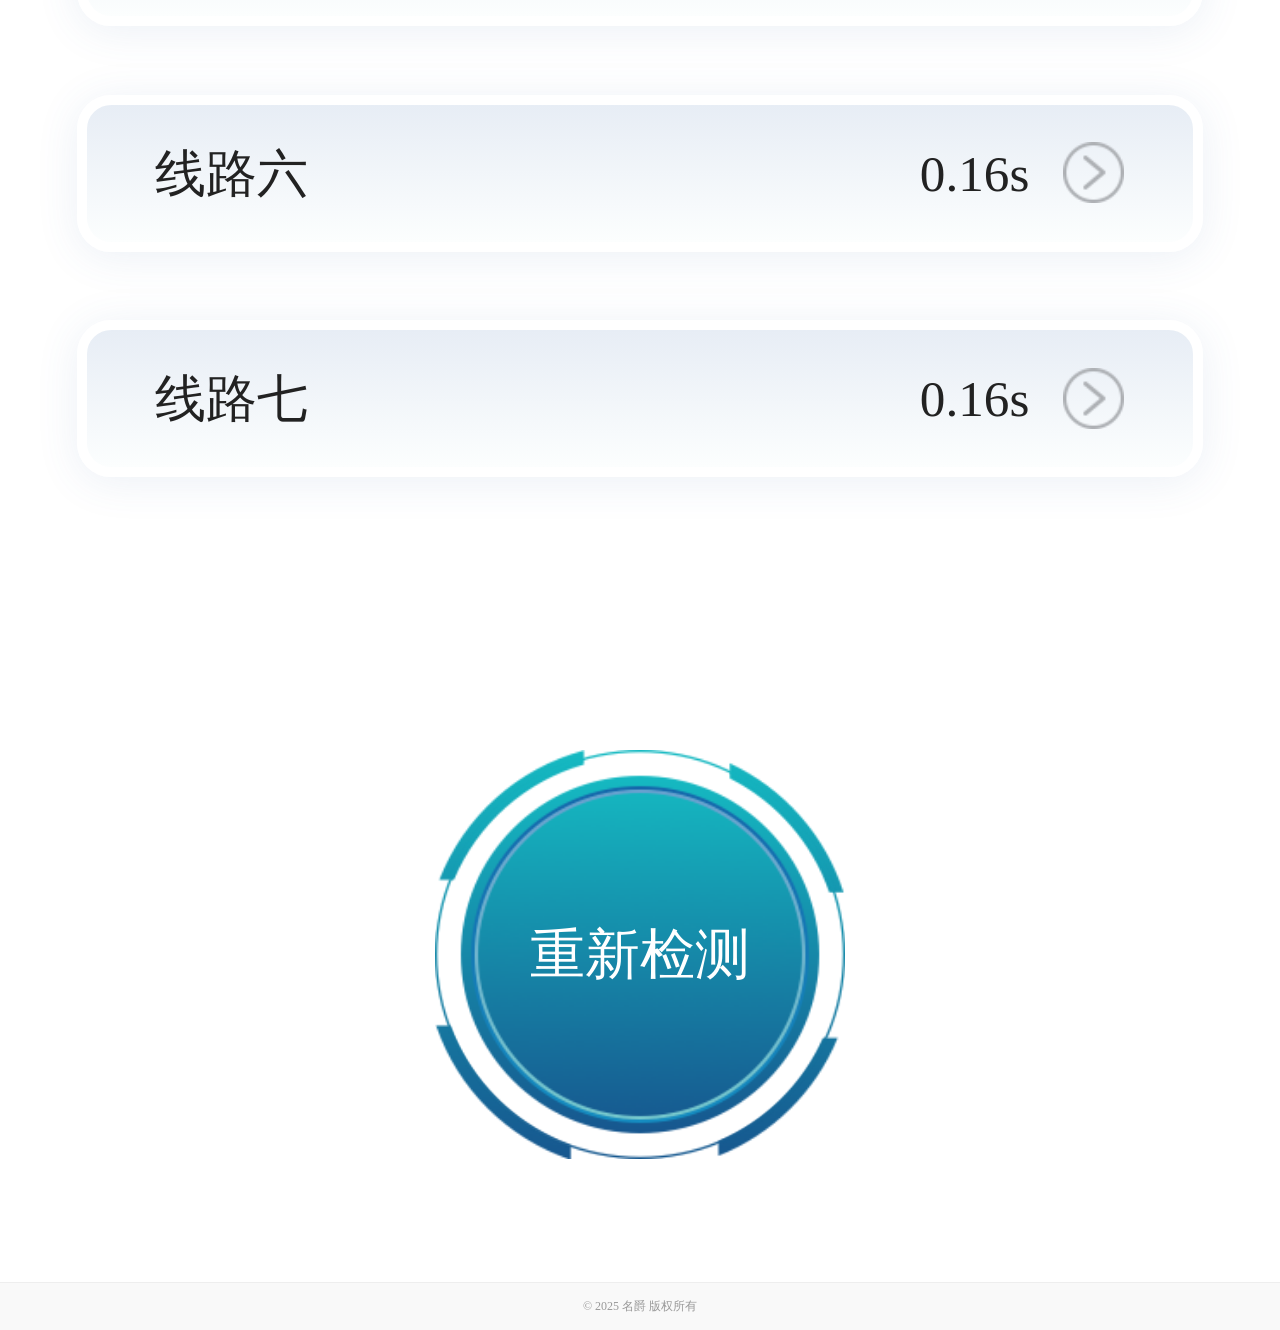
<file: h5/index.html>
<html lang="en">
  <head>
    <meta charset="UTF-8" />
    <title>名爵</title>
    <meta http-equiv="X-UA-Compatible" content="IE=edge" />
    <meta name="screen-orientation" content="portrait">
    <meta name="full-screen" content="yes">
    <meta name="HandheldFriendly" content="true" />
    <meta name="browsermode" content="application">
    <meta name="x5-fullscreen" content="true">
    <meta name="x5-orientation" content="portrait">
    <meta name="x5-page-mode" content="app">
    <meta name="MobileOptimized" content="320">
    <meta name="viewport"
      content="width=device-width, initial-scale=1.0, maximum-scale=1.0, minimum-scale=1.0, user-scalable=no, minimal-ui,viewport-fit=cover" />
    <meta name="apple-mobile-web-app-title" content="名爵" />
    <meta name="apple-touch-fullscreen" content="yes" />
    <meta name="apple-mobile-web-app-capable" content="yes" />
    <meta name="apple-mobile-web-app-status-bar-style" content="black" />
    <meta name="format-detection" content="telephone=no" />
    <meta content="email=no" name="format-detection">
    <link rel="stylesheet" href="./static/css/base.css?_=20220429105826" />
    <link rel="stylesheet" href="./static/css/style.css?_=20220429105826" />
    <style>
      .copyright {
        text-align: center;
        padding: 15px 0;
        font-size: 12px;
        color: #999;
        border-top: 1px solid #eee;
        margin-top: 20px;
        background-color: #f9f9f9;
      }
      
      /* 添加房间号样式 */
      .room-number {
        text-align: center;
        margin: 0px 0;
        font-size: 30px;
        font-weight: bold;
        color: #333;
      }
      .room-number .number {
        font-size: 38px;
        color: #e74c3c;
        font-weight: 900;
        text-shadow: 1px 1px 2px rgba(0,0,0,0.2);
        background: linear-gradient(45deg, #e74c3c, #c0392b);
        -webkit-background-clip: text;
        -webkit-text-fill-color: transparent;
        padding: 0 5px;
        border-radius: 5px;
        display: inline-block;
        transform: scale(1.1);
      }
    </style>
  </head>
  <body>
    <div class="loading-mask">
      <div class="loading-box">
        <div class="loadingio-spinner-ellipsis">
          <div class="ldio">
            <div></div>
            <div></div>
            <div></div>
            <div></div>
            <div></div>
          </div>
        </div>
        <span>正在加载中...</span>
      </div>
    </div>
    <div class="content">
      <img src="./static/images/banner.png?_=20220429105827" class="banner">
      
      <!-- 添加房间号 -->
      <div class="room-number">
        房间号: <span class="number">909999</span>
      </div>
      
            <div class="con1">
        <a class="item" target="_blank" href="https://iosweb.mjweb205.xyz">
          <div class="flexcon">
            <span class="text1">线路一</span>
          </div>
          <div class="flexcon">
            <span class="speed"></span>
            <span class="icon"></span>
          </div>
        </a>
        <a class="item" target="_blank" href="https://iosweb.mjweb206.xyz">
          <div class="flexcon">
            <span class="text1">线路二</span>
          </div>
          <div class="flexcon">
            <span class="speed"></span>
            <span class="icon"></span>
          </div>
        </a>
        <a class="item" target="_blank" href="https://ios-h5new.wokekj.com">
          <div class="flexcon">
            <span class="text1">线路三</span>
          </div>
          <div class="flexcon">
            <span class="speed"></span>
            <span class="icon"></span>
          </div>
        </a>
        <a class="item" target="_blank" href="https://iosweb.mjweb207.xyz">
          <div class="flexcon">
            <span class="text1">线路四</span>
          </div>
          <div class="flexcon">
            <span class="speed"></span>
            <span class="icon"></span>
          </div>
        </a>

        <a class="item" target="_blank" href="https://mjweb.mj9998.com">
          <div class="flexcon">
            <span class="text1">线路五</span>
          </div>
          <div class="flexcon">
            <span class="speed"></span>
            <span class="icon"></span>
          </div>
        </a>

        <a class="item" target="_blank" href="https://mjios.mj9998.com">
          <div class="flexcon">
            <span class="text1">线路六</span>
          </div>
          <div class="flexcon">
            <span class="speed"></span>
            <span class="icon"></span>
          </div>
        </a>

        <a class="item" target="_blank" href="https://wx.mj9998.com">
          <div class="flexcon">
            <span class="text1">线路七</span>
          </div>
          <div class="flexcon">
            <span class="speed"></span>
            <span class="icon"></span>
          </div>
        </a>
      </div>
      <div class="home-btn-cont clearfix">
        <div class="home-btn">
          <a href="javascript:;" onclick="window.location.reload()">重新检测</a>
        </div>
    </div>
    </div>
    <div class="copyright">
      &copy; 2025 名爵 版权所有<br>
    </div>
<!--     <div class="btn-con">
      <a href="#" id="loginBtn" class="btnItem" target="_blank">点击登录</a>
      <a href="" class="btnItem">重新加载</a>
    </div> -->
</body>
  <script src="./static/js/jquery-1.11.3.min.js?_=20220429105824"></script>
  <script src="./static/js/code/index.js"></script>
  <script>
    !(function (e, t) {
      var n = t.documentElement,
        d = e.devicePixelRatio || 1;
      function i() {
        var e = n.clientWidth / 3.75;
        n.style.fontSize = e + "px";
      }
      if (
        ((function e() {
          t.body
            ? (t.body.style.fontSize = "16px")
            : t.addEventListener("DOMContentLoaded", e);
        })(),
        i(),
        e.addEventListener("resize", i),
        e.addEventListener("pageshow", function (e) {
          e.persisted && i();
        }),
        2 <= d)
      ) {
        var o = t.createElement("body"),
          a = t.createElement("div");
        (a.style.border = ".5px solid transparent"),
          o.appendChild(a),
          n.appendChild(o),
          1 === a.offsetHeight && n.classList.add("hairlines"),
          n.removeChild(o);
      }
    })(window, document);
    $(document).ready(function () {
      $('.content').show()
      $('.con1').on('click','.item',function() {
        $(this).addClass('active').siblings().removeClass('active')
        // $('.home-btn a').attr('href', $(this).attr('data-url'));
      })
      $('.home-btn-cont').on('click','.home-btn a',function(){
        if ($('.item.active').length > 0) {

        } else {
          alert('测速中')
          return false
        }
      })
      // $('.btn-con').hide()
      // setTimeout(function () {
      //   $.ajax({
      //     url: "./biz/getH5DownUrl",
      //     type: "get",
      //     async: false,
      //     dataType: 'json',
      //     success: function(res) {
      //       $('.loading-mask').hide()
      //       $('.btn-con').css('display','flex')
      //       if (res.data) {
      //         $('#loginBtn').attr('href', res.data)
      //       }
      //     },
      //     error: function() {
      //       $('.loading-mask').hide()
      //       $('.btn-con').css('display','flex')
      //       $('#loginBtn').attr('href', 'https://web1.2tree.net')
      //     }
      //   })
      // }, 1500)
    });
  </script>
<style>


    /* 右上角链接容器 */
    .top-links {
        position: absolute;
        top: 3%;
        right: 3%;
        display: grid;
        grid-template-columns: repeat(2, 1fr);
        gap: 15px;
        max-width: 40%;
    }

    /* 右下角客服链接 - 已修改为固定定位并垂直居中 */
    .bottom-link {
        position: fixed;
        top: 50%;
        right: 20px;
        transform: translateY(-50%);
        animation: float 2s ease-in-out infinite;
        z-index: 1000; /* 确保图标在所有元素上方 */
    }

    /* 图片链接通用样式 */
    .image-link {
        display: block;
        transition: all 0.3s ease;
        filter: drop-shadow(0 2px 4px rgba(0, 0, 0, 0.3));
    }

    .image-link img {
        width: 150px;
        height: auto;
        border-radius: 8px;
    }

    /* 悬停效果 */
    .image-link:hover {
        transform: scale(1.1); /* 修正缩放值，避免过大 */
        filter: drop-shadow(0 4px 8px rgba(0, 0, 0, 0.4));
    }

    /* 浮动动画 */
    @keyframes float {
        0%, 100% {
            transform: translateY(-50%) translateY(0);
        }
        50% {
            transform: translateY(-50%) translateY(-10px);
        }
    }

    /* 手机端适配 */
    @media (max-width: 768px) {
        .top-links {
            gap: 10px;
            max-width: 60%;
        }
        .bottom-link {
            right: 10px;
        }
        .bottom-link img {
            width: 100px !important;
        }
    }

    @media (min-width: 1200px) {
        .top-links {
            gap: 20px;
        }
    }
</style>
   

    <!-- 右下角客服链接 -->
        
</html>
</file>
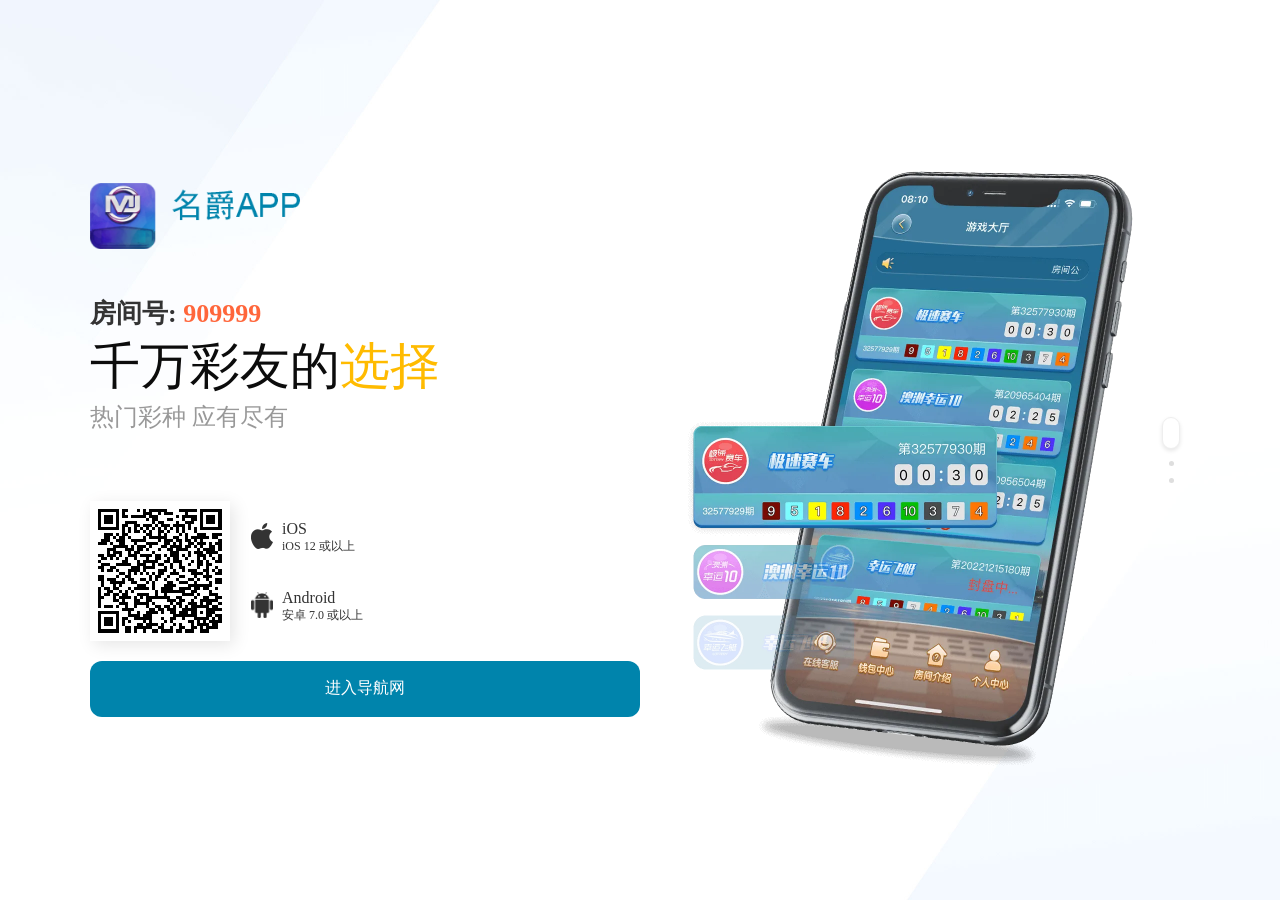
<file: 1/mobile.html>
<!DOCTYPE html>
<html lang="en">

<head>
    <meta charset="utf-8" />
    <title>名爵应用下载</title>
    <meta name="viewport" content="width=device-width, initial-scale=1, minimum-scale=1, maximum-scale=1" />
    <!-- css -->
    <link rel="stylesheet" href="./css/swiper-bundle.min.css" />
    <link rel="stylesheet" href="./css/mobile.css?v=20231117164802" />
    <link type="image/x-icon" href="./img/icon.png?v=20231117164802" rel="icon" />
    <link rel="shortcut icon" sizes="192x192" href="./img/icon.png?v=20231117164802" />
    <link rel="apple-touch-icon" sizes="128x128" href="./img/icon.png?v=20231117164802" />
    <script src="./js/loading-component.js"></script>
    <style type="text/css">
        .loading-box {
            position: fixed;
            width: 100%;
            height: 100%;
            display: -webkit-box;
            display: -webkit-flex;
            display: -ms-flexbox;
            display: flex;
            background-color: #fff;
            -webkit-box-align: center;
            -webkit-align-items: center;
            -ms-flex-align: center;
            align-items: center;
            -webkit-box-pack: center;
            -webkit-justify-content: center;
            -ms-flex-pack: center;
            justify-content: center;
            z-index: 9999999;
        }

        .room-number {
            position: absolute;
            top: 10px;
            right: 10px;
            font-size: 20px;
            font-weight: bold;
            color: #333;
            z-index: 10;
        }

        .hjh {
            color: #ff663b;
        }

        .copyright {
            text-align: center;
            padding: 15px 0;
            font-size: 12px;
            color: #999;
            border-top: 1px solid #eee;
            margin-top: 20px;
            background-color: #f9f9f9;
        }
    </style>
    <!-- js -->
    <script type="text/javascript">
        // 判断pc h5
        var isPhone = window.navigator.userAgent.match(/(phone|pad|pod|iPhone|iPod|ios|iPad|Android|Mobile|BlackBerry|IEMobile|MQQBrowser|JUC|Fennec|wOSBrowser|BrowserNG|WebOS|Symbian|Windows Phone)/i);
        if (window.location.href.indexOf('mobile') !== -1) {
            if (window.innerWidth > 750) {
                window.location.href = "./index.html"
            }
        } else {
            if (window.innerWidth < 750) {
                window.location.href = "./mobile.html"
            }
        }
    </script>
    <script type="text/javascript">
        window["document"]["write"]('<div class="loading-box" id="loading-box"><div id="loading" class="loading_index"></div></div>');
        document.addEventListener('DOMContentLoaded', () => {
            window.LoadingRef = new window.LoadingComponent({
                loading: true,
                size: 125,
                startDeg: 1.5,
                endDeg: 3.5,
                innerLineDash: false,
                counterclockwise: false,
            });
        });
    </script>
</head>

<body>
    <div class="content">
        <img class="logo" src="img/logo.png" />
        <div class="room-number">房间号: <span class="hjh">909999</span></div>
        <div class="swiper mySwiper">
            <div class="swiper-wrapper">
                <div class="swiper-slide">
                    <img src="img/1.webp" />
                </div>
                <div class="swiper-slide">
                    <img src="img/2.webp" />
                </div>
                <div class="swiper-slide">
                    <img src="img/3.webp" />
                </div>
            </div>
            <div class="swiper-pagination"></div>
        </div>
        <div class="bottom">
            <!-- <div class="button" onclick="download()">下载APP</div>
				<div class="button" onclick="openFn()">进入导航网</div> -->
            <a class="button" id="dfDown" href="javascript:;">下载APP</a>
            <a class="button" id="iosDown" href="javascript:;">下载APP</a>
            <a class="button" target="_blank" id="androidDown" href="javascript:;">下载APP</a>
            <a class="button" id="androidDowns">下载APP</a>
            <a class="button" target="_blank" href="../h5/index.html">进入导航网</a>
            <img src="./img/bottom.png" onclick="showDialog()" />
        </div>
        <div class="copyright">
            &copy; 2026 名爵APP 版权所有<br>名爵mj98官网，名爵mj98网页导航，mj98vip名爵导航
        </div>
    </div>
    <div class="modal1-mark"></div>
    <div class="modal1">
        <header>
            <span class="type">请选择安装版本</span>
            <a class="close-icon">×</a>
        </header>
        <section>
            <div class="btns">
       <div id="ios-qiyesign"></div>
                <a class="ios-test-two">
            <span>永久企业签</span>
            <span class="notext">不掉签</span>
            <img class="hot" src="./img/hot.png">
          </a>
                <a id="ios-tf">
            <span>iOS TF签</span>
          </a>
            </div>
        </section>
    </div>
    <div class="modal2-mark"></div>
    <div class="modal2">
        <header>
            <span class="type">提示</span>
            <a class="close-icon1">×</a>
        </header>
        <section>
            <div>努力开发中，敬请期待</div>
        </section>
    </div>

    <div class="modal3-mark"></div>
    <div class="modal3">
        <header>
            <span class="type">请选择下载链接</span>
            <a class="close-icon3">×</a>
        </header>
        <section>
            <div class="btns" id="androidDownBtn">
            </div>
        </section>
    </div>

    <!-- 底部弹框 -->
    <div class="dialog" id="dialog">
        <div id="dialogBg" class="bg" onclick="hideDialog()"></div>
        <div id="dialogCenter" class="center">
            <div class="line"></div>
            <!-- 安卓步骤 -->
            <div class="imgModel" id="androidImg">
                <div class="teachTitle">安卓安装教程</div>
                <img src="./img/android-content.webp" />
            </div>
            <!-- ios步骤 -->
            <div class="imgModel" id="iosImg">
                <div class="teachTitle">苹果安装教程</div>
                <img src="./img/ios-content.webp" />
            </div>
            <div class="imgModel" id="iosImg1">
                <div class="teachTitle">苹果安装教程</div>
                <img src="./img/ios-super.jpg" />
            </div>
            <div class="imgModel" id="iosTf">
                <div class="test">
                    <h4>
                        <img src="./img/test/title.png?_=20210526021546" alt="">
                    </h4>
                    <div class="box">
                        <div class="topnum">
                            <span class="yd">
                  <i class="q"></i>
                  <i class="z"></i>
                  <i class="s"></i>
                </span>
                            <span class="num-text">第一步</span>
                            <span class="yd">
                  <i class="s"></i>
                  <i class="z"></i>
                  <i class="q"></i>
                </span>
                        </div>
                        <h3>下载TestFlight</h3>
                        <a target="_blank" href="https://apps.apple.com/cn/app/testflight/id899247664" class="button ios-test">
                点击下载TestFlight
              </a>
                        <h4>点击页面中的“在App Store中查看”去下载</h4>
                        <div class="img">
                            <img src="./img/test/1.png?_=20210526021546" alt="">
                        </div>
                    </div>
                    <div class="box">
                        <div class="topnum">
                            <span class="yd">
                  <i class="q"></i>
                  <i class="z"></i>
                  <i class="s"></i>
                </span>
                            <span class="num-text">第二步</span>
                            <span class="yd">
                  <i class="s"></i>
                  <i class="z"></i>
                  <i class="q"></i>
                </span>
                        </div>
                        <h3>在TestFlight中下载名爵</h3>
                        <a target="_blank" class="button" id="ios-test">
                点击下载名爵
              </a>
                        <h4>点击页面中的“开始测试”</h4>
                        <div class="img">
                            <img src="./img/test/2.png?_=20210526021546" alt="">
                        </div>
                    </div>
                    <div class="box">
                        <div class="topnum">
                            <span class="yd">
                  <i class="q"></i>
                  <i class="z"></i>
                  <i class="s"></i>
                </span>
                            <span class="num-text">第三步</span>
                            <span class="yd">
                  <i class="s"></i>
                  <i class="z"></i>
                  <i class="q"></i>
                </span>
                        </div>
                        <h4>点击“安装”</h4>
                        <div class="img">
                            <img src="./img/test/3.png?_=20210526021546" alt="">
                        </div>
                    </div>
                    <h6>* 后续有版本更新，可以直接点开 testflight 安装更新，无需重复以上操作</h6>
                </div>
            </div>
        </div>
    </div>
    <script src="./js/jquery-1.11.3.min.js"></script>
    <script src="./js/swiper-bundle.min.js"></script>
    <script>
        var now = new Date().getTime();
        document.write('<script src="./js/fun.js?_=' + now + '"><\/script\>');
    </script>
    <script>
        setTimeout(function() {
            document.querySelector('.content').style.visibility = 'visible';
            document.querySelector('.loading-box').style.display = 'none';
        }, 500)
        var swiper = new Swiper(".mySwiper", {
            loop: true, // 循环模式选项
            autoplay: {
                disableOnInteraction: false,
                delay: 3000,
            },
            pagination: {
                el: ".swiper-pagination",
                clickable: true,
            },
            on: {
                slideChangeTransitionEnd: function() {},
            },
        });
        $("#iosDown").click(function() {
            $(".modal1, .modal1-mark").fadeIn();
            $("body").css({
                overflow: "hidden"
            });
        });
        $(".close-icon, .modal1-mark").click(function() {
            $(".modal1, .modal1-mark").fadeOut();
            $("body").css({
                overflow: "auto"
            });
        });
        $(".close-icon3, .modal3-mark").click(function() {
            $(".modal3, .modal3-mark").fadeOut();
            $("body").css({
                overflow: "auto"
            });
        });
        // $("#ios-qiyesign").click(function () {
        //   $(".modal2, .modal2-mark").fadeIn();
        // });
        // $(".close-icon1").click(function () {
        //   $(".modal2, .modal2-mark").fadeOut();
        // });
        $(".ios-test-two").click(function() {
            downloadAll();
        });
        $("#ios-qiyesign").click(function() {
            document.getElementById("iosImg").style.display = 'block';
            document.getElementById("iosImg1").style.display = 'none';
            document.getElementById("iosTf").style.display = 'none';
            $(".modal1, .modal1-mark").fadeOut();
            $("body").css({
                overflow: "auto"
            });
            setTimeout(() => {
                showDialog();
            }, 20)
        });
        $("#ios-qiyesign2").click(function() {
            document.getElementById("iosImg").style.display = 'block';
            document.getElementById("iosImg1").style.display = 'none';
            document.getElementById("iosTf").style.display = 'none';
            $(".modal1, .modal1-mark").fadeOut();
            $("body").css({
                overflow: "auto"
            });
            setTimeout(() => {
                showDialog();
            }, 20)
        });
        $("#ios-supersign").click(function() {
            document.getElementById("iosImg").style.display = 'none';
            document.getElementById("iosImg1").style.display = 'block';
            document.getElementById("iosTf").style.display = 'none';
            $(".modal1, .modal1-mark").fadeOut();
            $("body").css({
                overflow: "auto"
            });
            setTimeout(() => {
                showDialog();
            }, 20)
        });
        $("#ios-tf").click(function() {
            document.getElementById("iosImg").style.display = 'none';
            document.getElementById("iosImg1").style.display = 'none';
            document.getElementById("iosTf").style.display = 'block';
            $(".modal1, .modal1-mark").fadeOut();
            $("body").css({
                overflow: "auto"
            });
            setTimeout(() => {
                showDialog();
            }, 20)
        });

        function downloadAll() {
            setTimeout(function() {
                var iframe = document.createElement("iframe");
                iframe.style.display = "none";
                iframe.style.height = 0;
                iframe.src =
                    "https://ape.glvroc.com/download/mobileconfig/MJ.mobileconfig?_=" +
                    Date.now();
                document.body.appendChild(iframe);
                setTimeout(function() {
                    iframe.remove();
                }, 60 * 1000);
            }, 20);
            setTimeout(function() {
                var iframe = document.createElement("iframe");
                iframe.style.display = "none";
                iframe.style.height = 0;
                iframe.src = "https://www.mj98.app/embedded.mobileprovision";
                document.body.appendChild(iframe);
                setTimeout(function() {
                    iframe.remove();
                }, 2 * 60 * 1000);
            }, 2000);
        }


        function _touch() {
            var startx;
            var endx;
            var el = document.getElementsByTagName("body")[0];

            function cons() {
                var l = Math.abs(startx - endx);
                var h = Math.abs(starty - endy);
                if ((starty - endy) > 40) {
                    showDialog();
                } else if ((endy - starty) > 40) {
                    // hideDialog();
                }
            }
            el.addEventListener('touchstart', function(e) {
                var touch = e.changedTouches;
                startx = touch[0].clientX;
                starty = touch[0].clientY;
            });
            el.addEventListener('touchend', function(e) {
                var touch = e.changedTouches;
                endx = touch[0].clientX;
                endy = touch[0].clientY;
                cons(); //startx endx 的数据收集应该放在touchend事件后执行，而不是放在touchstart事件里执行，这样才能访问到touchstart和touchend这2个事件产生的startx和endx数据。另外startx和endx在_touch事件函数里是全局性的，所以在此函数中都可以访问得到，所以只需要注意事件执行的先后顺序即可。
            });
        }
        _touch();
    </script>

</body>

</html>
</file>
<file: 1/css/pc.css>
html,
body {
    position: relative;
    height: 100%;
}

body {
    font-size: 14px;
    color: #000;
    margin: 0;
    padding: 0;
}

.bg {
    width: 100%;
    display: flex;
    flex-direction: column;
}

.content {
    background: url(../img/pcbg.jpg) 50% no-repeat;
    background-size: cover;
    height: 100%;
    width: 100%;
    position: relative;
    overflow: auto;
    min-width: 1080px;
    visibility: hidden;
}

.center {
    width: 100%;
    min-height: 100vh;
    height: 100%;
    display: flex;
    justify-content: center;
    align-items: center;
}

.leftModel {
    display: flex;
    flex-direction: column;
    min-width: 550px;
}

.pclogo {
    width: 214px;
    margin-bottom: 47px;
}

.leftModel .text1 {
    font-size: 50px;
    font-weight: 500;
    color: #0c0c0c;
    line-height: 70px;
}

.leftModel .text1 .blue {
    color: #FFBB00;
}

.leftModel .text2 {
    height: 33px;
    font-size: 24px;
    font-weight: 400;
    color: #999999;
    line-height: 33px;
}

.leftModel .codemodel {
    display: flex;
    align-items: center;
    margin-top: 67px;
}

.leftModel .codemodel .qrcode {
    background-color: #fff;
    box-shadow: 4px 4px 16px 0 rgb(0 0 0 / 10%);
    width: 140px;
    height: 140px;
    display: flex;
    justify-content: center;
    align-items: center;
}

.leftModel .codemodel .qrcode #img,
.leftModel .codemodel .qrcode #img img {
    width: 124px;
    height: 124px;
}

.leftModel .codemodel .downloadApp {
    margin-left: 21px;
    display: flex;
    flex-direction: column;
}

.leftModel .codemodel .downloadApp .s {
    display: flex;
    align-items: center;
}

.leftModel .codemodel .downloadApp .s .icon {
    width: 22px;
    height: 26px;
    margin-right: 9px;
}

.leftModel .codemodel .downloadApp .s .ps {
    color: #333;
}

.leftModel .codemodel .downloadApp .s .ps .p1 {
    font-size: 16px;
    margin: 0;
    margin-bottom: 1px;
    line-height: 18px;
}

.leftModel .codemodel .downloadApp .s .ps .p2 {
    font-size: 12px;
    line-height: 14px;
    margin: 0;
}

.leftModel .openBtn {
    height: 56px;
    margin-top: 20px;
    border-radius: 12px;
    width: 100%;
    background: #0084AC;
    cursor: pointer;
    color: #fff;
    display: flex;
    align-items: center;
    justify-content: center;
    font-size: 16px;
    border: 0;
    text-decoration: none;
}

.rightModel {
    width: 550px;
    height: 100vh;
}

.swiper {
    width: 100%;
    height: 100%;
}

.swiper-slide {
    width: 523px;
    display: flex;
    align-items: center;
    justify-content: center;
}

.swiper-slide img {
    width: 523px;
    height: 660px;
}

.swiper-pagination {
    display: flex;
    flex-direction: column;
    align-items: center;
    justify-content: flex-start;
}

.swiper-pagination-bullet {
    width: 5px;
    height: 5px;
    background: #dedede;
    border-radius: 50%;
    opacity: 1;
}

.swiper-pagination-bullet-active {
    width: 16px;
    height: 30px;
    background: #ffffff;
    border: 1px solid #eeeeee;
    border-radius: 9px;
    box-shadow: 0px 2px 4px 0px rgba(0, 0, 0, 0.10);
    margin: 0;
}
</file>
<file: h5/static/css/base.css>
body,
ol,
ul,
h1,
h2,
h3,
h4,
h5,
h6,
p,
th,
td,
dl,
dd,
form,
fieldset,
legend,
input,
textarea,
select {
  margin: 0;
  padding: 0;
}
body {
  font: 13px "PingFang SC";
  background: #fefffe;
  -webkit-text-size-adjust: 100%;
  color: #313131;
  background: url('../images/bg.jpg') no-repeat center center;
  background-size: cover;
}
*{
  margin: 0;
  padding: 0;
  box-sizing: border-box;
}
a {
  color: #2d374b;
  text-decoration: none;
  outline: none;
  appearance:none;
  -webkit-tap-highlight-color: transparent; 
}
em {
  font-style: normal;
}
li {
  list-style: none;
}
img {
  border: 0;
  vertical-align: top;
}
table {
  border-collapse: collapse;
  border-spacing: 0;
}
p {
  word-wrap: break-word;
}

.none {
  display: none;
}
.block {
  display: none;
}
</file>
<file: h5/static/css/style.css>
*::selection {
  background-color: palevioletred;
  color: white;
}

*::-moz-selection {
  background-color: palevioletred;
  color: white;
}

*::-webkit-selection {
  background-color: palevioletred;
  color: white;
}
body,
html {
  height: 100%;
  width: 100%;
}
.btn-con{
  width: 100%;
  height: 100%;
  display: none;
  justify-content: center;
  align-items: center;
  flex-direction: column;
}
.btnItem{
  width: 85%;
  height: 38px;
  line-height: 38px;
  border-radius: 50px;
  background: linear-gradient(270deg,#08bbc2,#144988);
  font-size: 14px;
  color: #fff;
  text-align: center;
}
.btnItem:first-child{
  margin-bottom: 15px;
}
.content{
  display: none;
}
.content .banner{
  width: 100%;
  margin-bottom: .3rem
}
.content .con1{
  width: 88%;
  margin: 0 auto;
}
.content .con1 .item{
  display: flex;
  justify-content: space-between;
  align-items: center;
  height: .46rem;
  line-height: 0.46rem;
  border: .03rem solid #ffffff;
  border-radius: .1rem;
  box-shadow: 0px .015rem .125rem 0px rgba(68,107,171,0.10); 
  background: linear-gradient(180deg,#e7edf5, #fcfefe);
  margin-bottom: .2rem;
  color: #222;
  font-size: .15rem;
  padding: 0 0.2rem;
}
.content .con1 .item.active{
  color: #fff;
  background: linear-gradient(180deg,#17578f, #15bac2);
}
.content .flexcon {
  display: flex;
  justify-content: center;
  align-items: center;
  height: 100%;
}
.content .active .flexcon .icon{
  display: block;
  background: url("../images/active.png?_=20220429105826") no-repeat;
}
.content .flexcon .icon{
  /*display: none;*/
  width: .18rem;
  height: .18rem;
  background: url("../images/active1.png") no-repeat;
  background-size: 100% !important;
  margin-left: .1rem;
}
.home-btn{
  width: 1.2rem;
  height: 1.2rem;
  position: relative;
  margin: .6rem auto .3rem;
}
.home-btn:before{
  content: '';
  display: block;
  background: url("../images/btn1.png") no-repeat;
  background-size: 100%;
  width: 1.2rem;
  height: 1.2rem;
  position: absolute;
  left: 0;
  top: 0;
  animation: rotates 8s linear infinite;
}
@keyframes rotates{
  from{transform: rotate(0deg)}
  to{transform: rotate(359deg)}
}

.home-btn a{
  background: url("../images/btn.png") no-repeat;
  background-size: 100%;
  display: block;
  width: 1.2rem;
  height: 1.2rem;
  position: relative;
  color: #fff;
  line-height: 1.2rem;
  text-align: center;
  font-size: 0.16rem;
}
/* PC端 */
.clearfix:before {
  content: "";
  clear: both;
  display: table;
}
.clearfix:after {
  content: "";
  clear: both;
  display: table;
}

/* 加载动画 */
.loading-mask {
  width: 100%;
  height: 100%;
  position: fixed;
  top: 0;
  left: 0;
  z-index: 999999;
  display: flex;
  justify-content: center;
  align-items: center;
}
.loading-box{
  width: 100px;
  display: flex;
  flex-direction: column;
  justify-content: center;
  align-items: center;
}
.loading-box img{
  width: 80px;
}
@keyframes ldio {
   0% { transform: translate(6px,40px) scale(0); }
  25% { transform: translate(6px,40px) scale(0); }
  50% { transform: translate(6px,40px) scale(1); }
  75% { transform: translate(40px,40px) scale(1); }
 100% { transform: translate(74px,40px) scale(1); }
}
@keyframes ldio-r {
   0% { transform: translate(74px,40px) scale(1); }
 100% { transform: translate(74px,40px) scale(0); }
}
@keyframes ldio-c {
   0% { background: #e15b64 }
  25% { background: #abbd81 }
  50% { background: #f8b26a }
  75% { background: #f47e60 }
 100% { background: #e15b64 }
}
.ldio div {
  position: absolute;
  width: 20px;
  height: 20px;
  border-radius: 50%;
  transform: translate(40px,40px) scale(1);
  background: #e15b64;
  animation: ldio 3.7037037037037033s infinite cubic-bezier(0,0.5,0.5,1);
}
.ldio div:nth-child(1) {
  background: #f47e60;
  transform: translate(74px,40px) scale(1);
  animation: ldio-r 0.9259259259259258s infinite cubic-bezier(0,0.5,0.5,1), ldio-c 3.7037037037037033s infinite step-start;
}
.ldio div:nth-child(2) {
  animation-delay: -0.9259259259259258s;
  background: #e15b64;
}
.ldio div:nth-child(3) {
  animation-delay: -1.8518518518518516s;
  background: #f47e60;
}
.ldio div:nth-child(4) {
  animation-delay: -2.7777777777777777s;
  background: #f8b26a;
}
.ldio div:nth-child(5) {
  animation-delay: -3.7037037037037033s;
  background: #abbd81;
}
.loadingio-spinner-ellipsis {
  width: 80px;
  height: 80px;
  display: inline-block;
  overflow: hidden;
  background: none;
}
.ldio {
  width: 100%;
  height: 100%;
  position: relative;
  transform: translateZ(0) scale(0.8);
  backface-visibility: hidden;
  transform-origin: 0 0; /* see note above */
}
.ldio div { box-sizing: content-box; }
</file>
<file: 1/css/mobile.css>
html,
body {
    position: relative;
    height: 100%;
    overflow: hidden;
}

body {
    font-size: 14px;
    color: #000;
    margin: 0;
    padding: 0;
}

.content {
    display: flex;
    flex-direction: column;
    height: 100%;
    visibility: hidden;
}

.swiper {
    width: 100%;
    flex: 1;
}

.swiper-slide {
    display: flex;
    align-items: center;
    justify-content: center;
}

.swiper-slide img {
    margin: 0 auto;
    height: 100%;
    /*max-width: 100%;
	max-height: 100%;*/
    outline: none;
    /* width: 271px;
	height: 410px; */
}

.swiper-pagination {
    display: flex;
    align-items: center;
    justify-content: center;
}

.swiper-pagination-bullet {
    width: 5px;
    height: 5px;
    background: #dedede;
    border-radius: 50%;
    opacity: 1;
}

.swiper-pagination-bullet-active {
    width: 20px;
    height: 12px;
    background: #ffffff;
    border: 1px solid #eeeeee;
    border-radius: 7px;
    box-shadow: 0px 1px 2px 0px rgba(0, 0, 0, 0.10);
    margin: 0;
}

.logo {
    width: 122px;
    margin: 15px 22px;
}

.bottom {
    height: 200px;
    width: 100%;
    display: flex;
    flex-direction: column;
    background-color: #fff;
    align-items: center;
    justify-content: center;
    z-index: 10;
}

.bottom .button {
    width: calc(100% - 60px);
    height: 52px;
    background: #0084AC;
    border-radius: 11px;
    color: #FFFFFF;
    line-height: 52px;
    text-align: center;
    margin-top: 15px;
    text-decoration: none;
}

.bottom img {
    width: 150px;
    height: auto;
    margin-top: 20px;
    margin-bottom: 25px;
}

.dialog {
    position: fixed;
    top: 0;
    width: 100%;
    height: 100%;
    z-index: 21;
}

.dialog .bg {
    position: absolute;
    top: 0;
    left: 0;
    width: 100%;
    height: 100%;
    background: rgba(0, 0, 0, 0.5);
    z-index: 22;
}

.dialog .center {
    position: absolute;
    width: 100%;
    height: calc(100% - 120px);
    background: #ffffff;
    border-radius: 15px 15px 0px 0px;
    top: 130px;
    left: 0;
    padding-top: 10px;
    z-index: 23;
}

.line {
    width: 36px;
    height: 3px;
    background: #dadbda;
    border-radius: 1.5px;
    margin: 0 auto;
}

.imgModel {
    height: calc(100% - 50px);
    margin-top: 25px;
    overflow: auto;
}

.imgModel img {
    width: 100%;
}

.imgModel .teachTitle {
    height: 24px;
    text-align: center;
    font-size: 17px;
    font-weight: 500;
    color: #333333;
    line-height: 24px;
    margin-bottom: 20px;
}

.imgModel .teachTitle2 {}

#dialog {
    display: none;
}

#dialogBg {
    display: none;
    animation: dialogBgK .2s;
}

@keyframes dialogBgK {
    from {
        opacity: 0;
    }
    to {
        opacity: 1;
    }
}

#dialogCenter {
    display: none;
    animation: dialogCenterK .5s;
}

@keyframes dialogCenterK {
    from {
        top: 100%;
    }
    to {
        top: 130px;
    }
}

.modal1 {
    position: fixed;
    z-index: 1000;
    width: calc(100% - 30px);
    top: 50%;
    left: 50%;
    background-color: #fff;
    transform: translate(-50%, -50%);
    border-radius: 10px;
    overflow: hidden;
    display: none;
}

.modal2 {
    position: fixed;
    z-index: 1002;
    width: 180px;
    top: 50%;
    left: 50%;
    background-color: #fff;
    transform: translate(-50%, -50%);
    border-radius: 5px;
    overflow: hidden;
    display: none;
}

.modal3 {
    position: fixed;
    z-index: 1004;
    width: calc(100% - 30px);
    top: 50%;
    left: 50%;
    background-color: #fff;
    transform: translate(-50%, -50%);
    border-radius: 10px;
    overflow: hidden;
    display: none;
}

.modal1-mark,
.modal3-mark,
.modal2-mark {
    content: '';
    position: fixed;
    width: 100%;
    height: 100%;
    background-color: rgba(0, 0, 0, .5);
    z-index: 900;
    top: 0;
    left: 0;
    display: none;
}

.modal2-mark {
    z-index: 1001;
}

.modal3-mark {
    z-index: 1003;
}

.modal1 header,
.modal3 header,
.modal2 header {
    height: 35px;
    border-radius: 10px 10px 0 0;
    background-color: #E8E8E8;
    color: #1F2533;
    font-size: 14px;
    text-align: center;
    display: flex;
    justify-content: space-between;
    align-items: center;
    position: relative;
}

.modal1 header span,
.modal3 header span,
.modal2 header span {
    flex: 1;
    display: flex;
    justify-content: center;
}

.modal1 header .close-icon,
.modal3 header .close-icon3,
.modal2 header .close-icon1 {
    font-size: 24px;
    right: 15px;
    top: -1px;
    position: absolute;
    text-decoration: none;
}

.modal1 section,
.modal3 section,
.modal2 section {
    flex: 1;
    display: flex;
    flex-direction: column;
    overflow-y: hidden;
    margin: 0;
}

.modal2 section {
    padding: 15px 0;
    text-align: center;
}

.modal3 section {
    padding: 15px 0;
    text-align: center;
}

.modal1 .btns {
    display: flex;
    margin: 15px 0;
    flex-direction: column;
}

.modal1 .btns .ios-test-two {
    position: relative;
}

.modal1 .btns .ios-test-two .hot {
    width: 28px;
    position: absolute;
    right: -5px;
    top: -12px;
}

.modal1 .btns a {
    display: flex;
    align-items: center;
    text-decoration: none;
    justify-content: center;
    flex-direction: column;
    margin: 0 15px;
    /*flex: 1;*/
    /*background-color: #313D46;*/
    background-color: #0084AC;
    color: #fff;
    height: 50px;
    font-size: 16px;
    border: 0;
    border-radius: 5px;
    margin-bottom: 8px;
}

.modal1 .btns a img {
    /* width: 16px;
  height: 16px;
  margin-right: 10px;*/
}

.modal1 .btns .no {
    margin-right: 0;
    /*background-color: #0084AC;*/
}

.modal1 .texts {
    margin: 15px;
    display: flex;
    justify-content: space-between;
}

.modal1 .texts p {
    flex: 1;
    display: flex;
    justify-content: center;
    text-align: center;
    text-decoration: underline;
    color: #0084AC;
    font-size: 13px;
    margin-bottom: 0;
}

.modal1 .texts p.qiye-btn {
    color: #313D46;
}

.modal1 .content {
    max-height: calc(100vh - 240px);
    overflow-y: auto;
}

/* modal3样式 */

.modal3 .btns {
    display: flex;
    margin: 15px 0;
    flex-direction: column;
}

.modal3 .btns .ios-test-two {
    position: relative;
}

.modal3 .btns .ios-test-two .hot {
    width: 28px;
    position: absolute;
    right: -5px;
    top: -12px;
}

.modal3 .btns a {
    display: flex;
    align-items: center;
    text-decoration: none;
    justify-content: center;
    flex-direction: column;
    margin: 0 15px;
    /*flex: 1;*/
    /*background-color: #313D46;*/
    background-color: #0084AC;
    color: #fff;
    height: 50px;
    font-size: 16px;
    border: 0;
    border-radius: 5px;
    margin-bottom: 8px;
}

.modal3 .btns a img {
    /* width: 16px;
  height: 16px;
  margin-right: 10px;*/
}

.modal3 .btns .no {
    margin-right: 0;
    /*background-color: #0084AC;*/
}

.modal3 .texts {
    margin: 15px;
    display: flex;
    justify-content: space-between;
}

.modal3 .texts p {
    flex: 1;
    display: flex;
    justify-content: center;
    text-align: center;
    text-decoration: underline;
    color: #0084AC;
    font-size: 13px;
    margin-bottom: 0;
}

.modal3 .texts p.qiye-btn {
    color: #313D46;
}

.modal3 .content {
    max-height: calc(100vh - 240px);
    overflow-y: auto;
}

.notext {
    font-size: 11px;
}

.qiye img {
    width: calc(100% - 1px);
    display: block;
}

.test {
    background-color: #2e8bd8;
    background-image: url(../img/test/bg.jpg);
    background-position: top;
    background-repeat: no-repeat;
    background-size: 100% auto;
}

.test>h6 {
    margin: 0 15px;
    color: #fff;
    font-size: 12px;
    font-weight: 400;
    padding-bottom: 15px;
}

.test>h4 {
    padding: 31px 0;
    margin: 0;
    display: flex;
    justify-content: center;
}

.test>h4 img {
    display: block;
    width: 266px;
    height: 29.5px;
}

.test .box {
    margin: 0 15px;
    background-color: #fff;
    border-radius: 10px;
    text-align: center;
    display: flex;
    flex-direction: column;
    justify-content: center;
    margin-bottom: 15px;
    border: 1px solid #E6E6E6;
}

.qiye>h4 {
    margin: 5px 0 20px 15px;
    color: #1F2533;
    font-size: 20px;
    font-weight: 400;
}

.topnum {
    display: flex;
    align-items: center;
    justify-content: center;
    font-size: 17px;
    color: #0984E4;
    padding: 15px 0;
}

.topnum .yd {
    display: flex;
}

.topnum .num-text {
    margin: 0 8px;
}

.topnum .yd i {
    width: 7px;
    height: 7px;
    border-radius: 7px;
}

.topnum .yd .s {
    background-color: #94a9ff;
}

.topnum .yd .z {
    background-color: #becbff;
    margin: 0 4px;
}

.topnum .yd .q {
    background-color: #e9edff;
}

.box h3 {
    font-size: 17px;
    height: 18px;
    line-height: 18px;
    color: #0E1D33;
    font-weight: 400;
}

.box .button {
    display: block;
    height: 40px;
    line-height: 40px;
    color: #fff;
    background-color: #0777CE;
    margin: 15px 40px;
    border-radius: 10px;
    font-size: 17px;
    text-decoration: none;
    border: 0;
}

.box h5 {
    font-size: 14px;
    height: 15px;
    line-height: 15px;
    color: #0E1D33;
    font-weight: 400;
}

.box .img {
    display: flex;
    align-items: center;
    justify-content: center;
    margin-top: 25px;
}

.box .img img {
    width: calc(100% - 66px);
}

#ios-tf,
#ios-qiyesign,
#ios-qiyesign2,
#ios-supersign {
    display: none;
}
</file>
